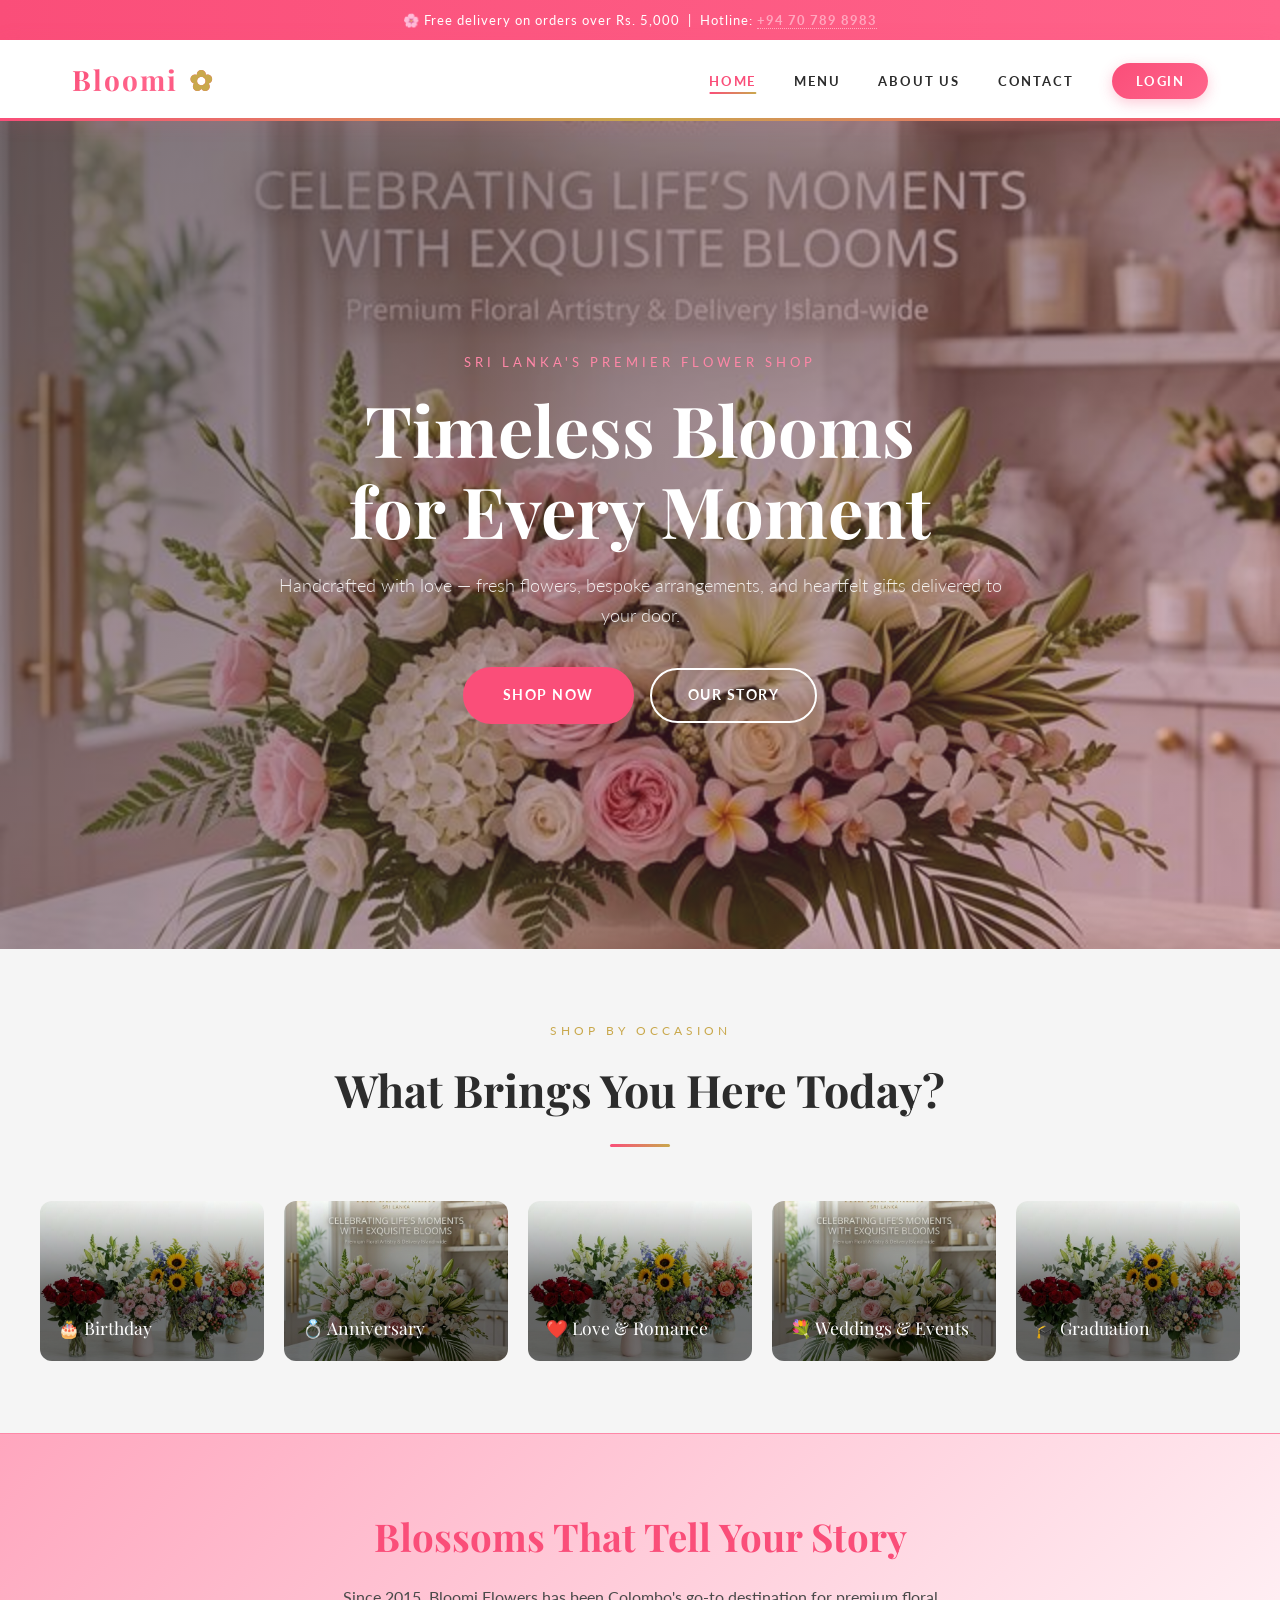
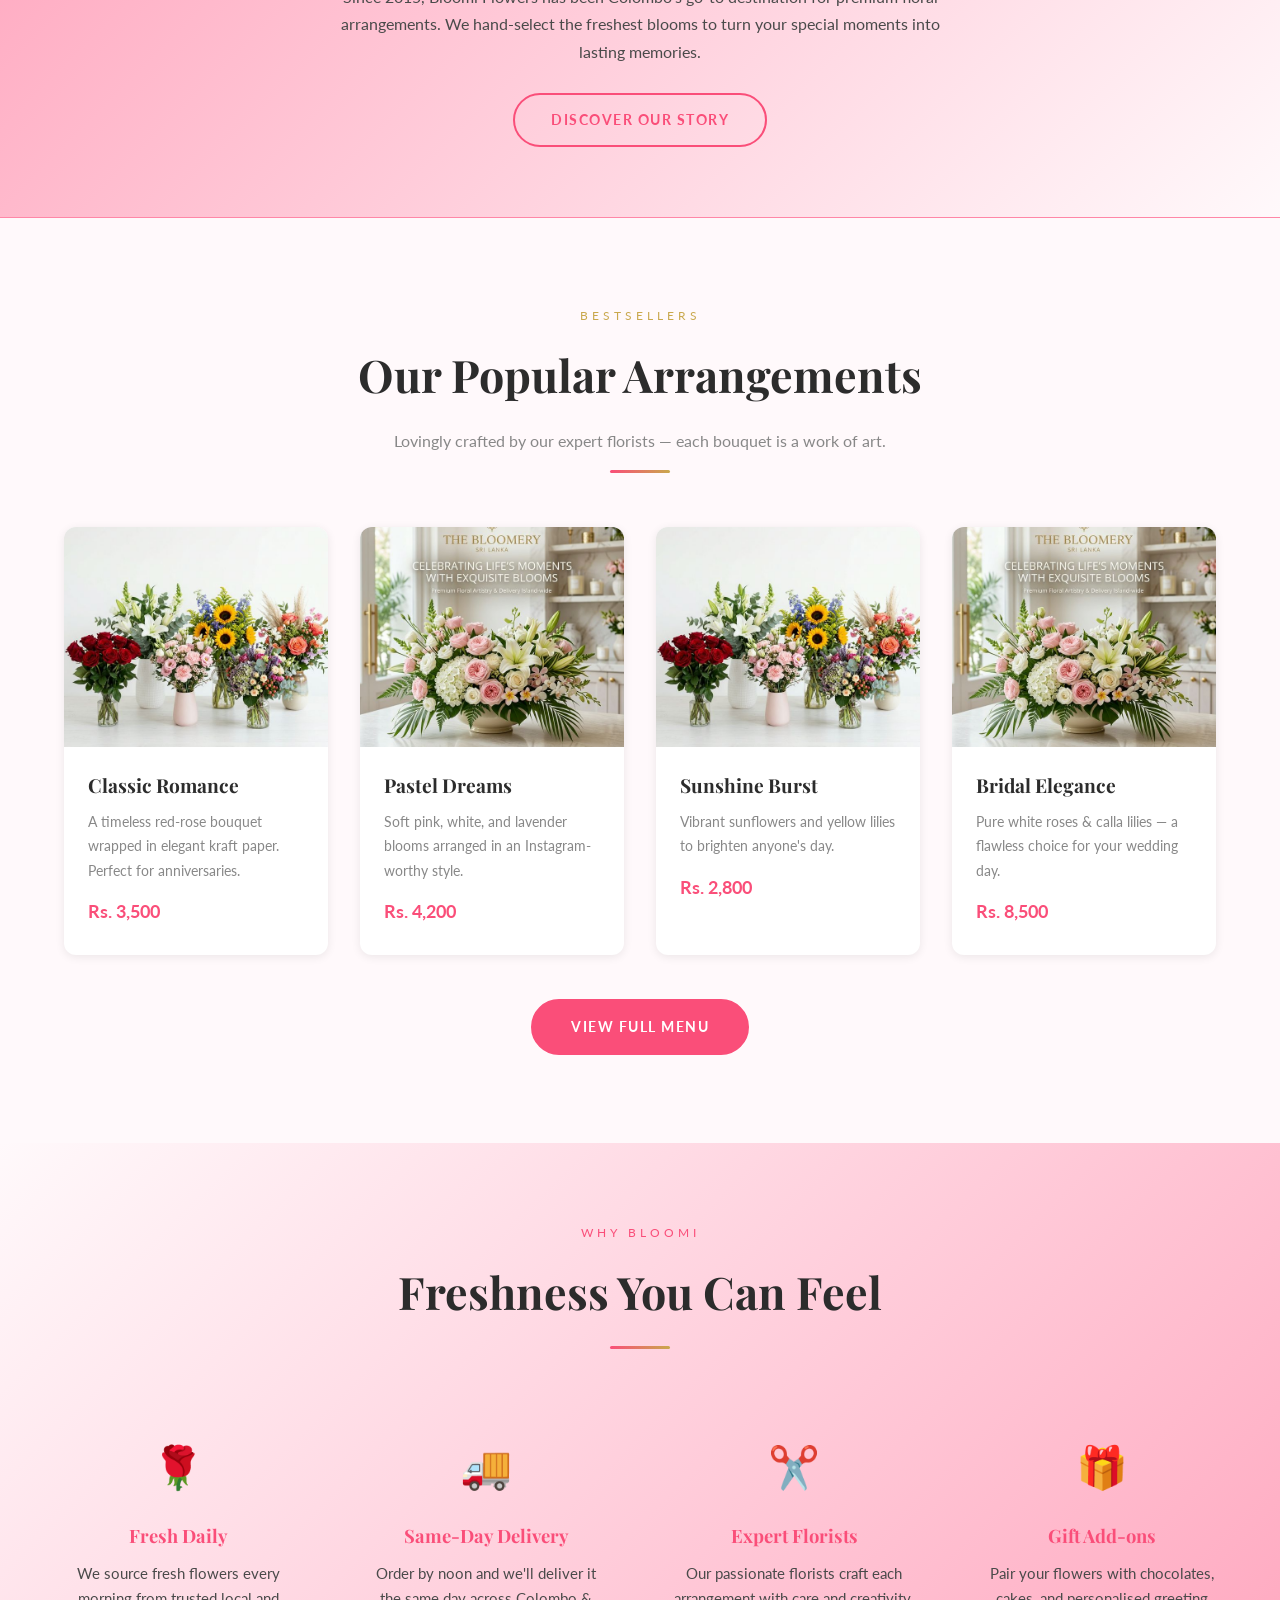
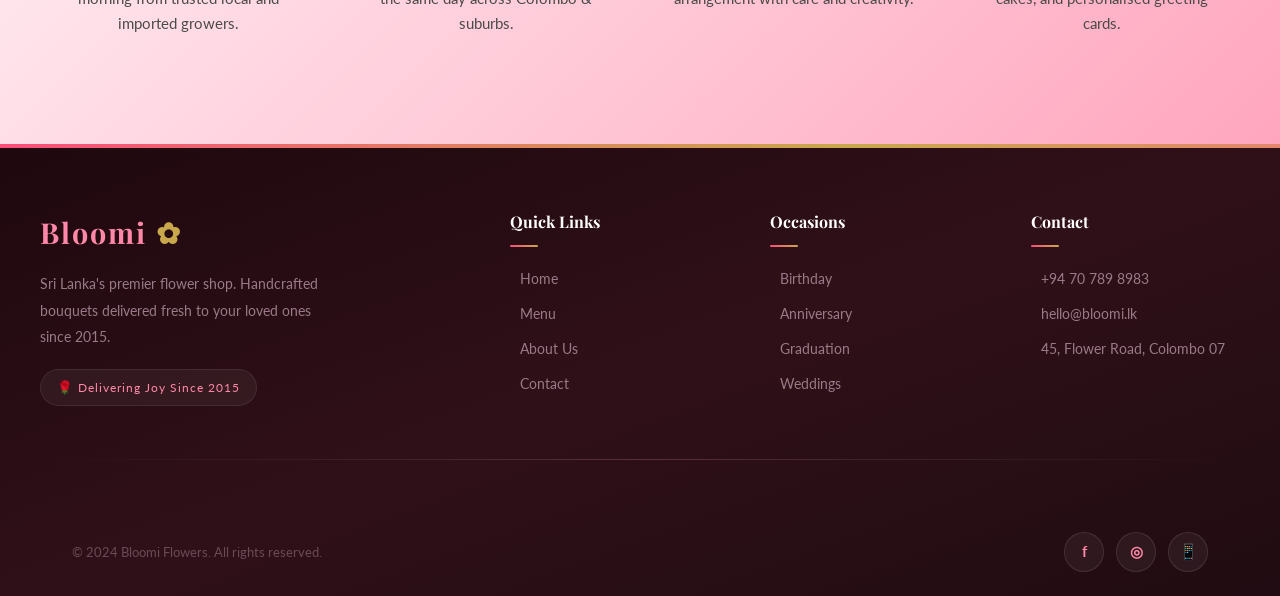
<file: index.html>
<!DOCTYPE html>
<html lang="en">
<head>
  <meta charset="UTF-8" />
  <meta name="viewport" content="width=device-width, initial-scale=1.0" />
  <title>Bloomi Flowers — Premium Flower Shop in Sri Lanka</title>
  <meta name="description" content="Bloomi Flowers — Sri Lanka's premier flower shop. Beautiful bouquets & arrangements for every occasion. Same-day delivery available." />
  <link rel="stylesheet" href="styles.css" />
</head>
<body>

  <!-- Top Bar -->
  <div class="top-bar">
    🌸 Free delivery on orders over Rs. 5,000 &nbsp;|&nbsp; Hotline: <a href="tel:+94707898983">+94 70 789 8983</a>
  </div>

  <!-- Navigation -->
  <header>
    <div class="nav-container">
      <a href="index.html" class="logo">Bloomi <span>✿</span></a>
      <nav>
        <ul>
          <li><a href="index.html" class="active">Home</a></li>
          <li><a href="menu.html">Menu</a></li>
          <li><a href="about.html">About Us</a></li>
          <li><a href="contact.html">Contact</a></li>
          <li><a href="login.html" class="nav-login-btn">Login</a></li>
        </ul>
      </nav>
    </div>
  </header>

  <!-- Hero Section -->
  <section class="hero">
    <img src="images/hero_banner.png" alt="Beautiful floral arrangements" />
    <div class="hero-overlay"></div>
    <div class="hero-content">
      <span class="tagline">Sri Lanka's Premier Flower Shop</span>
      <h1>Timeless Blooms<br />for Every Moment</h1>
      <p>Handcrafted with love — fresh flowers, bespoke arrangements, and heartfelt gifts delivered to your door.</p>
      <a href="menu.html" class="btn-primary">Shop Now</a>
      &nbsp;&nbsp;
      <a href="about.html" class="btn-secondary" style="color:#fff;border-color:#fff;">Our Story</a>
    </div>
  </section>

  <!-- Occasions Section -->
  <section style="background: var(--grey-light); padding: 72px 24px;">
    <div style="max-width:1200px;margin:0 auto;">
      <div class="section-title">
        <span class="subtitle">Shop by Occasion</span>
        <h2>What Brings You Here Today?</h2>
        <div class="divider"></div>
      </div>
      <div class="occasion-grid">
        <div class="occasion-item" onclick="window.location='menu.html'">
          <img src="images/flower_collection.png" alt="Birthday Flowers" />
          <div class="occasion-label">🎂 Birthday</div>
        </div>
        <div class="occasion-item" onclick="window.location='menu.html'">
          <img src="images/hero_banner.png" alt="Anniversary Flowers" />
          <div class="occasion-label">💍 Anniversary</div>
        </div>
        <div class="occasion-item" onclick="window.location='menu.html'">
          <img src="images/flower_collection.png" alt="Love & Romance" />
          <div class="occasion-label">❤️ Love & Romance</div>
        </div>
        <div class="occasion-item" onclick="window.location='menu.html'">
          <img src="images/hero_banner.png" alt="Weddings & Events" />
          <div class="occasion-label">💐 Weddings & Events</div>
        </div>
        <div class="occasion-item" onclick="window.location='menu.html'">
          <img src="images/flower_collection.png" alt="Graduation" />
          <div class="occasion-label">🎓 Graduation</div>
        </div>
      </div>
    </div>
  </section>

  <!-- Introduction / About Snippet -->
  <div class="pink-band">
    <h2>Blossoms That Tell Your Story</h2>
    <p>Since 2015, Bloomi Flowers has been Colombo's go-to destination for premium floral arrangements. We hand-select the freshest blooms to turn your special moments into lasting memories.</p>
    <a href="about.html" class="btn-secondary">Discover Our Story</a>
  </div>

  <!-- Popular Products -->
  <section class="section">
    <div class="section-title">
      <span class="subtitle">Bestsellers</span>
      <h2>Our Popular Arrangements</h2>
      <p>Lovingly crafted by our expert florists — each bouquet is a work of art.</p>
      <div class="divider"></div>
    </div>
    <div class="cards-grid">
      <div class="card">
        <img src="images/flower_collection.png" alt="Classic Romance" />
        <div class="card-body">
          <h3>Classic Romance</h3>
          <p>A timeless red-rose bouquet wrapped in elegant kraft paper. Perfect for anniversaries.</p>
          <span class="price">Rs. 3,500</span>
        </div>
      </div>
      <div class="card">
        <img src="images/hero_banner.png" alt="Pastel Dreams" />
        <div class="card-body">
          <h3>Pastel Dreams</h3>
          <p>Soft pink, white, and lavender blooms arranged in an Instagram-worthy style.</p>
          <span class="price">Rs. 4,200</span>
        </div>
      </div>
      <div class="card">
        <img src="images/flower_collection.png" alt="Sunshine Burst" />
        <div class="card-body">
          <h3>Sunshine Burst</h3>
          <p>Vibrant sunflowers and yellow lilies to brighten anyone's day.</p>
          <span class="price">Rs. 2,800</span>
        </div>
      </div>
      <div class="card">
        <img src="images/hero_banner.png" alt="Bridal Elegance" />
        <div class="card-body">
          <h3>Bridal Elegance</h3>
          <p>Pure white roses & calla lilies — a flawless choice for your wedding day.</p>
          <span class="price">Rs. 8,500</span>
        </div>
      </div>
    </div>
    <div style="text-align:center; margin-top:44px;">
      <a href="menu.html" class="btn-primary">View Full Menu</a>
    </div>
  </section>

  <!-- Why Choose Us -->
  <section style="background: linear-gradient(135deg, #fff9fb 0%, var(--pink-light) 100%); padding: 80px 24px; color: var(--text-dark);">
    <div style="max-width:1200px;margin:0 auto;">
      <div class="section-title">
        <span class="subtitle" style="color:var(--rose);">Why Bloomi</span>
        <h2 style="color:var(--text-dark);">Freshness You Can Feel</h2>
        <div class="divider"></div>
      </div>
      <div style="display:grid;grid-template-columns:repeat(auto-fit,minmax(200px,1fr));gap:32px;margin-top:8px;">
        <div style="text-align:center;padding:28px 16px;">
          <div style="font-size:2.6rem;margin-bottom:18px;">🌹</div>
          <h3 style="color:var(--rose);margin-bottom:10px;font-size:1.15rem;">Fresh Daily</h3>
          <p style="font-size:0.92rem;color:var(--text-body);">We source fresh flowers every morning from trusted local and imported growers.</p>
        </div>
        <div style="text-align:center;padding:28px 16px;">
          <div style="font-size:2.6rem;margin-bottom:18px;">🚚</div>
          <h3 style="color:var(--rose);margin-bottom:10px;font-size:1.15rem;">Same-Day Delivery</h3>
          <p style="font-size:0.92rem;color:var(--text-body);">Order by noon and we'll deliver it the same day across Colombo & suburbs.</p>
        </div>
        <div style="text-align:center;padding:28px 16px;">
          <div style="font-size:2.6rem;margin-bottom:18px;">✂️</div>
          <h3 style="color:var(--rose);margin-bottom:10px;font-size:1.15rem;">Expert Florists</h3>
          <p style="font-size:0.92rem;color:var(--text-body);">Our passionate florists craft each arrangement with care and creativity.</p>
        </div>
        <div style="text-align:center;padding:28px 16px;">
          <div style="font-size:2.6rem;margin-bottom:18px;">🎁</div>
          <h3 style="color:var(--rose);margin-bottom:10px;font-size:1.15rem;">Gift Add-ons</h3>
          <p style="font-size:0.92rem;color:var(--text-body);">Pair your flowers with chocolates, cakes, and personalised greeting cards.</p>
        </div>
      </div>
    </div>
  </section>

  <!-- Footer -->
  <footer>
    <div class="footer-upper">
      <div class="footer-grid">
        <div class="footer-brand">
          <span class="footer-logo">Bloomi <span>✿</span></span>
          <p>Sri Lanka's premier flower shop. Handcrafted bouquets delivered fresh to your loved ones since 2015.</p>
          <span class="footer-badge">🌹 Delivering Joy Since 2015</span>
        </div>
        <div class="footer-col">
          <h4>Quick Links</h4>
          <ul>
            <li><a href="index.html">Home</a></li>
            <li><a href="menu.html">Menu</a></li>
            <li><a href="about.html">About Us</a></li>
            <li><a href="contact.html">Contact</a></li>
          </ul>
        </div>
        <div class="footer-col">
          <h4>Occasions</h4>
          <ul>
            <li><a href="menu.html">Birthday</a></li>
            <li><a href="menu.html">Anniversary</a></li>
            <li><a href="menu.html">Graduation</a></li>
            <li><a href="menu.html">Weddings</a></li>
          </ul>
        </div>
        <div class="footer-col">
          <h4>Contact</h4>
          <ul>
            <li><a href="tel:+94707898983">+94 70 789 8983</a></li>
            <li><a href="mailto:hello@bloomi.lk">hello@bloomi.lk</a></li>
            <li><a href="#">45, Flower Road, Colombo 07</a></li>
          </ul>
        </div>
      </div>
      <div class="footer-divider"></div>
    </div>
    <div class="footer-bottom">
      <p>&copy; 2024 Bloomi Flowers. All rights reserved.</p>
      <div class="footer-socials">
        <a href="#" title="Facebook">f</a>
        <a href="#" title="Instagram">&#9678;</a>
        <a href="#" title="WhatsApp">&#128241;</a>
      </div>
    </div>
  </footer>

<script src="nav-auth.js"></script></body>
</html>
</file>
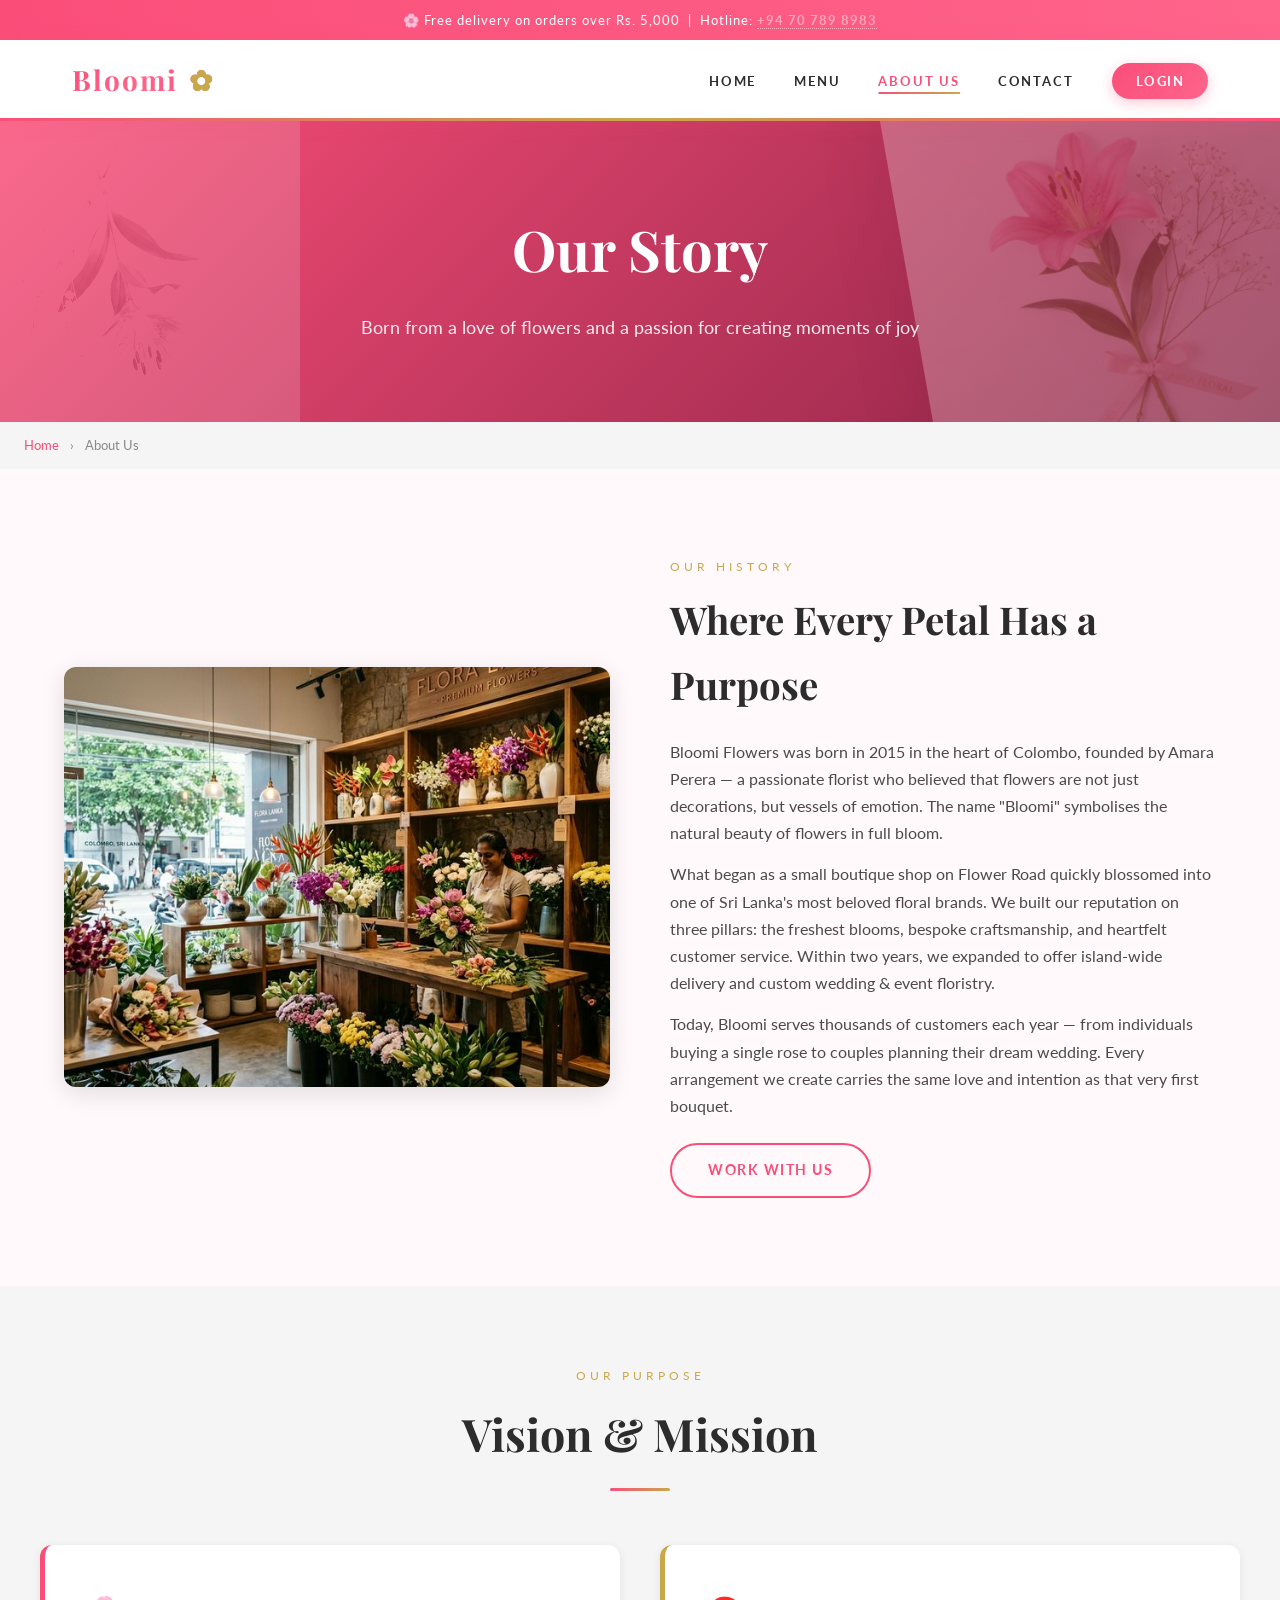
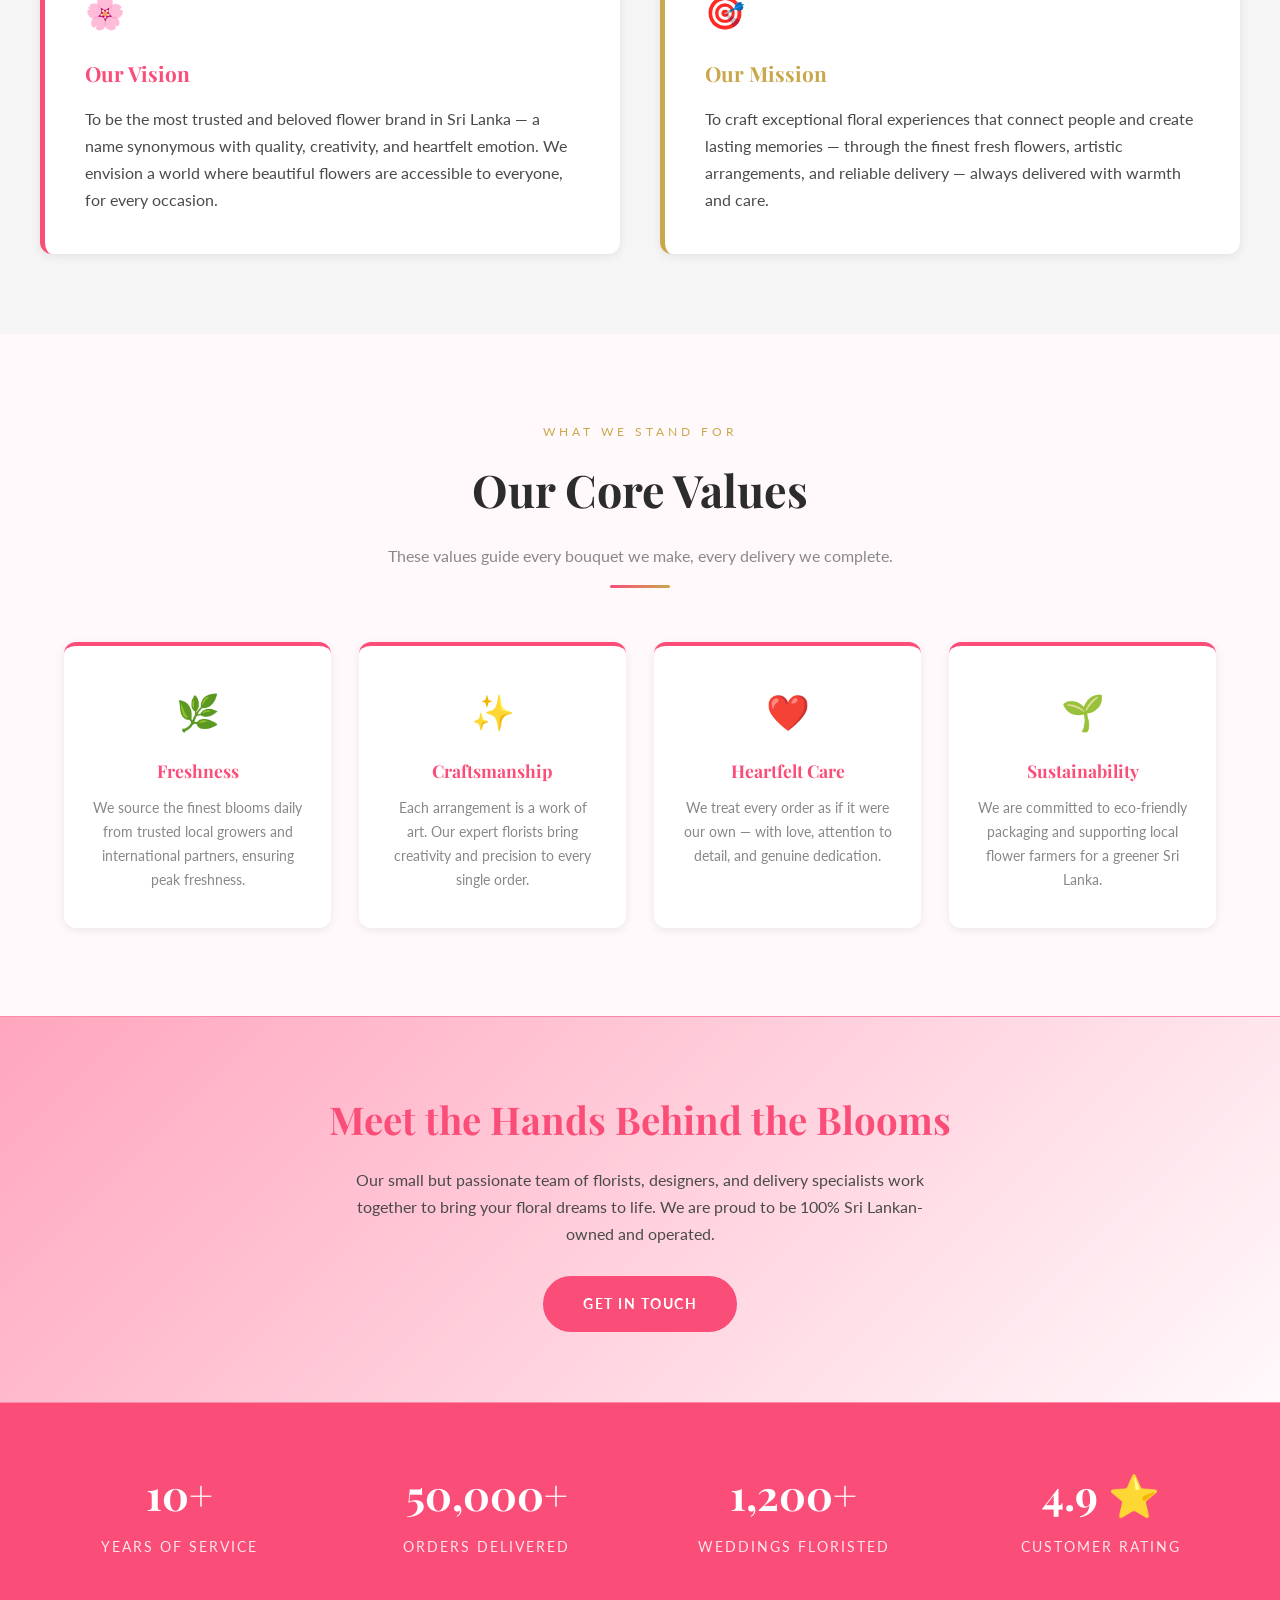
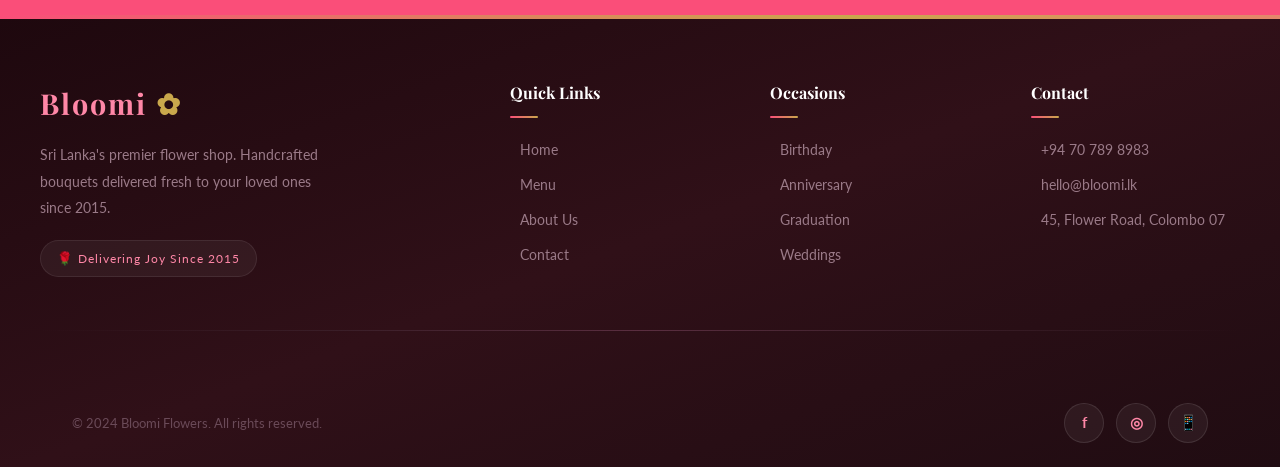
<file: about.html>
<!DOCTYPE html>
<html lang="en">
<head>
  <meta charset="UTF-8" />
  <meta name="viewport" content="width=device-width, initial-scale=1.0" />
  <title>About Us — Bloomi Flowers</title>
  <meta name="description" content="Learn about Bloomi Flowers — our history, vision, and values as Sri Lanka's premier flower shop since 2015." />
  <link rel="stylesheet" href="styles.css" />
</head>
<body>

  <!-- Top Bar -->
  <div class="top-bar">
    🌸 Free delivery on orders over Rs. 5,000 &nbsp;|&nbsp; Hotline: <a href="tel:+94707898983">+94 70 789 8983</a>
  </div>

  <!-- Navigation -->
  <header>
    <div class="nav-container">
      <a href="index.html" class="logo">Bloomi <span>✿</span></a>
      <nav>
        <ul>
          <li><a href="index.html">Home</a></li>
          <li><a href="menu.html">Menu</a></li>
          <li><a href="about.html" class="active">About Us</a></li>
          <li><a href="contact.html">Contact</a></li>
          <li><a href="login.html" class="nav-login-btn">Login</a></li>
        </ul>
      </nav>
    </div>
  </header>

  <!-- Page Hero -->
  <div class="page-hero">
    <div class="page-hero-content">
      <h1>Our Story</h1>
      <p>Born from a love of flowers and a passion for creating moments of joy</p>
    </div>
    <img src="images/about_hero_flower.png" class="hero-floral-img" alt="Floral Decoration" />
    <img src="images/about_hero_flower.png" class="hero-floral-img-left" alt="Floral Decoration" style="filter: grayscale(1) brightness(2); transform: translateY(-50%) rotate(180deg);" />
  </div>

  <!-- Breadcrumb -->
  <div class="breadcrumb">
    <a href="index.html">Home</a> <span>›</span> About Us
  </div>

  <!-- History / Story Section -->
  <section class="section">
    <div class="about-story">
      <img src="images/about_shop.png" alt="Bloomi Flower Shop interior" />
      <div class="about-text">
        <span class="subtitle">Our History</span>
        <h2>Where Every Petal Has a Purpose</h2>
        <p>Bloomi Flowers was born in 2015 in the heart of Colombo, founded by Amara Perera — a passionate florist who believed that flowers are not just decorations, but vessels of emotion. The name "Bloomi" symbolises the natural beauty of flowers in full bloom.</p>
        <p>What began as a small boutique shop on Flower Road quickly blossomed into one of Sri Lanka's most beloved floral brands. We built our reputation on three pillars: the freshest blooms, bespoke craftsmanship, and heartfelt customer service. Within two years, we expanded to offer island-wide delivery and custom wedding & event floristry.</p>
        <p>Today, Bloomi serves thousands of customers each year — from individuals buying a single rose to couples planning their dream wedding. Every arrangement we create carries the same love and intention as that very first bouquet.</p>
        <a href="contact.html" class="btn-secondary" style="margin-top:10px;">Work With Us</a>
      </div>
    </div>
  </section>

  <!-- Vision & Mission -->
  <section style="background:var(--grey-light);padding:80px 24px;">
    <div style="max-width:1200px;margin:0 auto;">
      <div class="section-title">
        <span class="subtitle">Our Purpose</span>
        <h2>Vision & Mission</h2>
        <div class="divider"></div>
      </div>
      <div style="display:grid;grid-template-columns:1fr 1fr;gap:40px;margin-top:8px;">
        <div style="background:var(--white);border-radius:var(--radius);padding:40px;box-shadow:var(--shadow-sm);border-left:5px solid var(--rose);">
          <div style="font-size:2rem;margin-bottom:16px;">🌸</div>
          <h3 style="color:var(--rose);margin-bottom:14px;font-size:1.3rem;">Our Vision</h3>
          <p>To be the most trusted and beloved flower brand in Sri Lanka — a name synonymous with quality, creativity, and heartfelt emotion. We envision a world where beautiful flowers are accessible to everyone, for every occasion.</p>
        </div>
        <div style="background:var(--white);border-radius:var(--radius);padding:40px;box-shadow:var(--shadow-sm);border-left:5px solid var(--gold);">
          <div style="font-size:2rem;margin-bottom:16px;">🎯</div>
          <h3 style="color:var(--gold);margin-bottom:14px;font-size:1.3rem;">Our Mission</h3>
          <p>To craft exceptional floral experiences that connect people and create lasting memories — through the finest fresh flowers, artistic arrangements, and reliable delivery — always delivered with warmth and care.</p>
        </div>
      </div>
    </div>
  </section>

  <!-- Core Values -->
  <section class="section">
    <div class="section-title">
      <span class="subtitle">What We Stand For</span>
      <h2>Our Core Values</h2>
      <p>These values guide every bouquet we make, every delivery we complete.</p>
      <div class="divider"></div>
    </div>
    <div class="values-grid">
      <div class="value-card">
        <div class="icon">🌿</div>
        <h3>Freshness</h3>
        <p>We source the finest blooms daily from trusted local growers and international partners, ensuring peak freshness.</p>
      </div>
      <div class="value-card">
        <div class="icon">✨</div>
        <h3>Craftsmanship</h3>
        <p>Each arrangement is a work of art. Our expert florists bring creativity and precision to every single order.</p>
      </div>
      <div class="value-card">
        <div class="icon">❤️</div>
        <h3>Heartfelt Care</h3>
        <p>We treat every order as if it were our own — with love, attention to detail, and genuine dedication.</p>
      </div>
      <div class="value-card">
        <div class="icon">🌱</div>
        <h3>Sustainability</h3>
        <p>We are committed to eco-friendly packaging and supporting local flower farmers for a greener Sri Lanka.</p>
      </div>
    </div>
  </section>

  <!-- Team Section -->
  <div class="pink-band">
    <h2>Meet the Hands Behind the Blooms</h2>
    <p>Our small but passionate team of florists, designers, and delivery specialists work together to bring your floral dreams to life. We are proud to be 100% Sri Lankan-owned and operated.</p>
    <a href="contact.html" class="btn-primary">Get in Touch</a>
  </div>

  <!-- Stats Strip -->
  <section style="background:var(--rose);padding:56px 24px;color:var(--white);text-align:center;">
    <div style="max-width:1200px;margin:0 auto;display:grid;grid-template-columns:repeat(auto-fit,minmax(160px,1fr));gap:28px;">
      <div>
        <div style="font-size:2.6rem;font-family:'Playfair Display',serif;font-weight:700;">10+</div>
        <div style="font-size:0.85rem;letter-spacing:2px;text-transform:uppercase;margin-top:6px;opacity:0.85;">Years of Service</div>
      </div>
      <div>
        <div style="font-size:2.6rem;font-family:'Playfair Display',serif;font-weight:700;">50,000+</div>
        <div style="font-size:0.85rem;letter-spacing:2px;text-transform:uppercase;margin-top:6px;opacity:0.85;">Orders Delivered</div>
      </div>
      <div>
        <div style="font-size:2.6rem;font-family:'Playfair Display',serif;font-weight:700;">1,200+</div>
        <div style="font-size:0.85rem;letter-spacing:2px;text-transform:uppercase;margin-top:6px;opacity:0.85;">Weddings Floristed</div>
      </div>
      <div>
        <div style="font-size:2.6rem;font-family:'Playfair Display',serif;font-weight:700;">4.9 ⭐</div>
        <div style="font-size:0.85rem;letter-spacing:2px;text-transform:uppercase;margin-top:6px;opacity:0.85;">Customer Rating</div>
      </div>
    </div>
  </section>

  <!-- Footer -->
  <footer>
    <div class="footer-upper">
      <div class="footer-grid">
        <div class="footer-brand">
          <span class="footer-logo">Bloomi <span>✿</span></span>
          <p>Sri Lanka's premier flower shop. Handcrafted bouquets delivered fresh to your loved ones since 2015.</p>
          <span class="footer-badge">🌹 Delivering Joy Since 2015</span>
        </div>
        <div class="footer-col">
          <h4>Quick Links</h4>
          <ul>
            <li><a href="index.html">Home</a></li>
            <li><a href="menu.html">Menu</a></li>
            <li><a href="about.html">About Us</a></li>
            <li><a href="contact.html">Contact</a></li>
          </ul>
        </div>
        <div class="footer-col">
          <h4>Occasions</h4>
          <ul>
            <li><a href="menu.html">Birthday</a></li>
            <li><a href="menu.html">Anniversary</a></li>
            <li><a href="menu.html">Graduation</a></li>
            <li><a href="menu.html">Weddings</a></li>
          </ul>
        </div>
        <div class="footer-col">
          <h4>Contact</h4>
          <ul>
            <li><a href="tel:+94707898983">+94 70 789 8983</a></li>
            <li><a href="mailto:hello@bloomi.lk">hello@bloomi.lk</a></li>
            <li><a href="#">45, Flower Road, Colombo 07</a></li>
          </ul>
        </div>
      </div>
      <div class="footer-divider"></div>
    </div>
    <div class="footer-bottom">
      <p>&copy; 2024 Bloomi Flowers. All rights reserved.</p>
      <div class="footer-socials">
        <a href="#" title="Facebook">f</a>
        <a href="#" title="Instagram">&#9678;</a>
        <a href="#" title="WhatsApp">&#128241;</a>
      </div>
    </div>
  </footer>

<script src="nav-auth.js"></script></body>
</html>
</file>
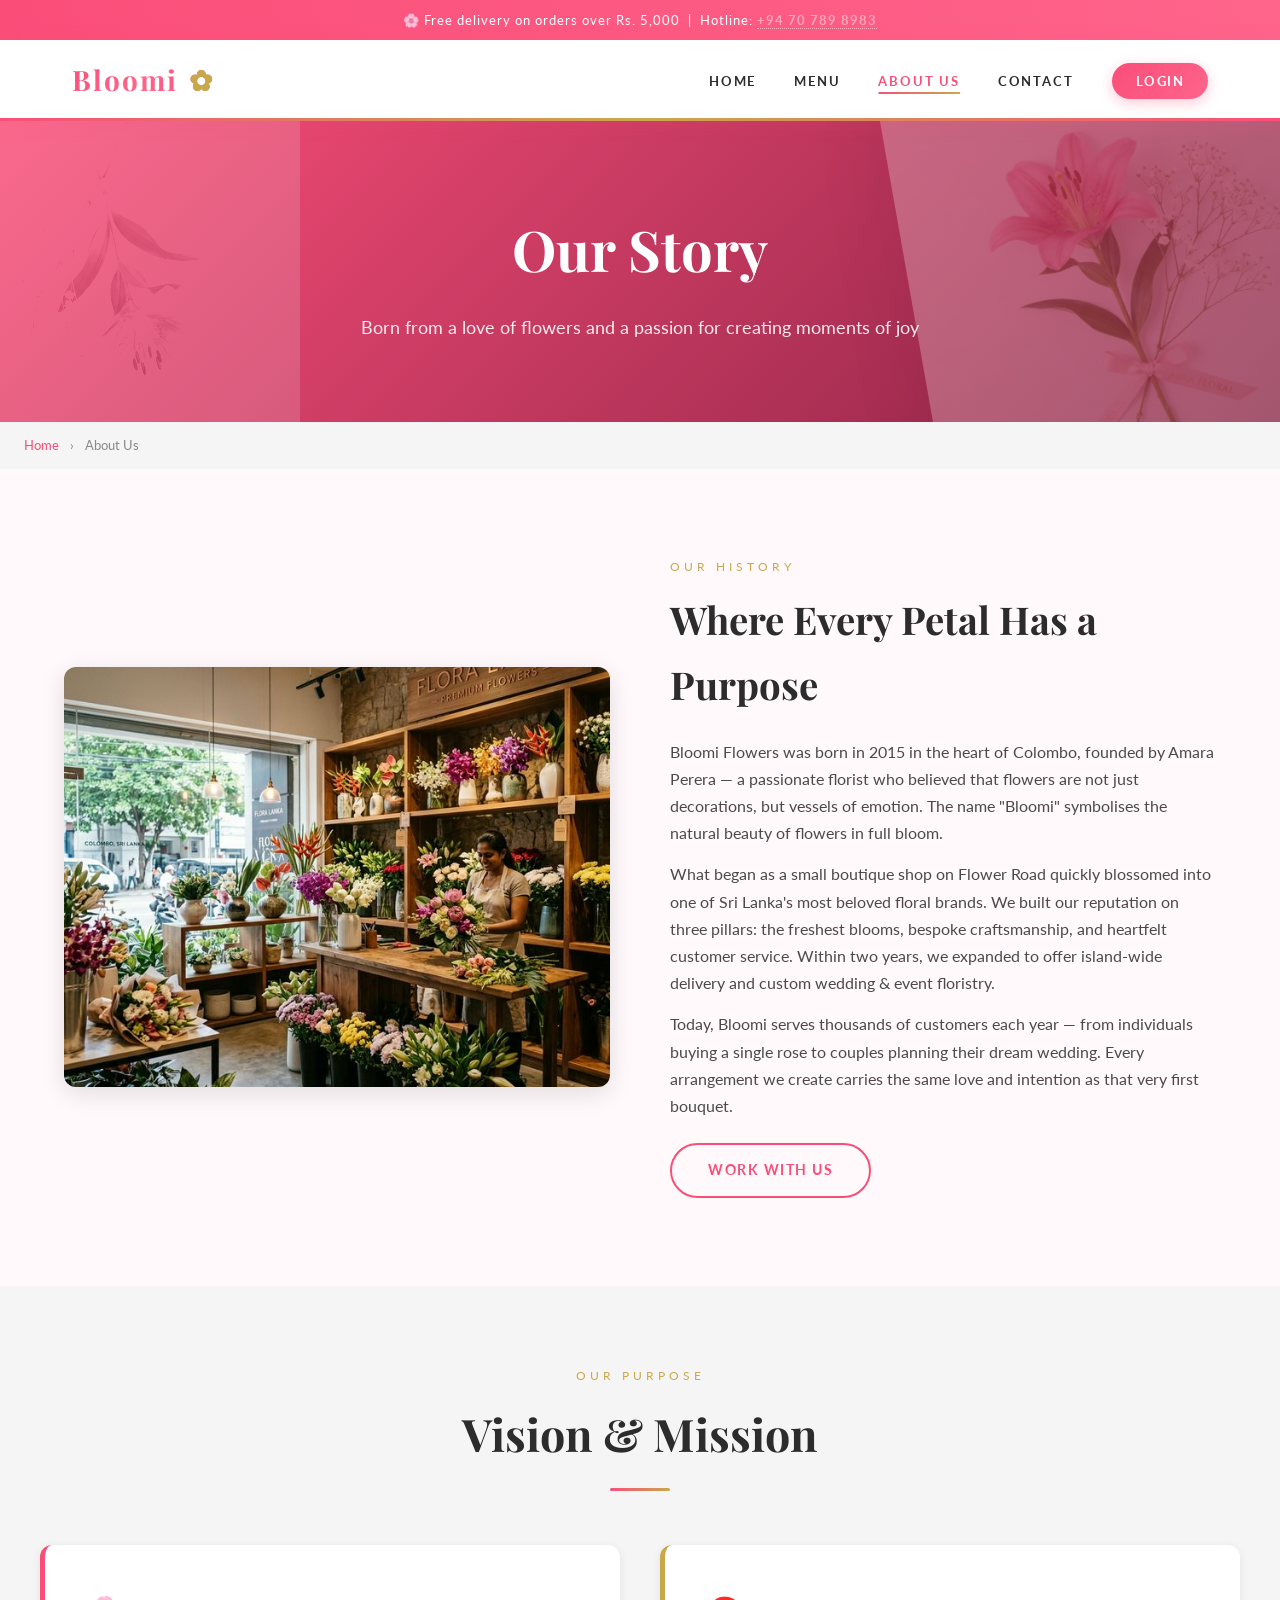
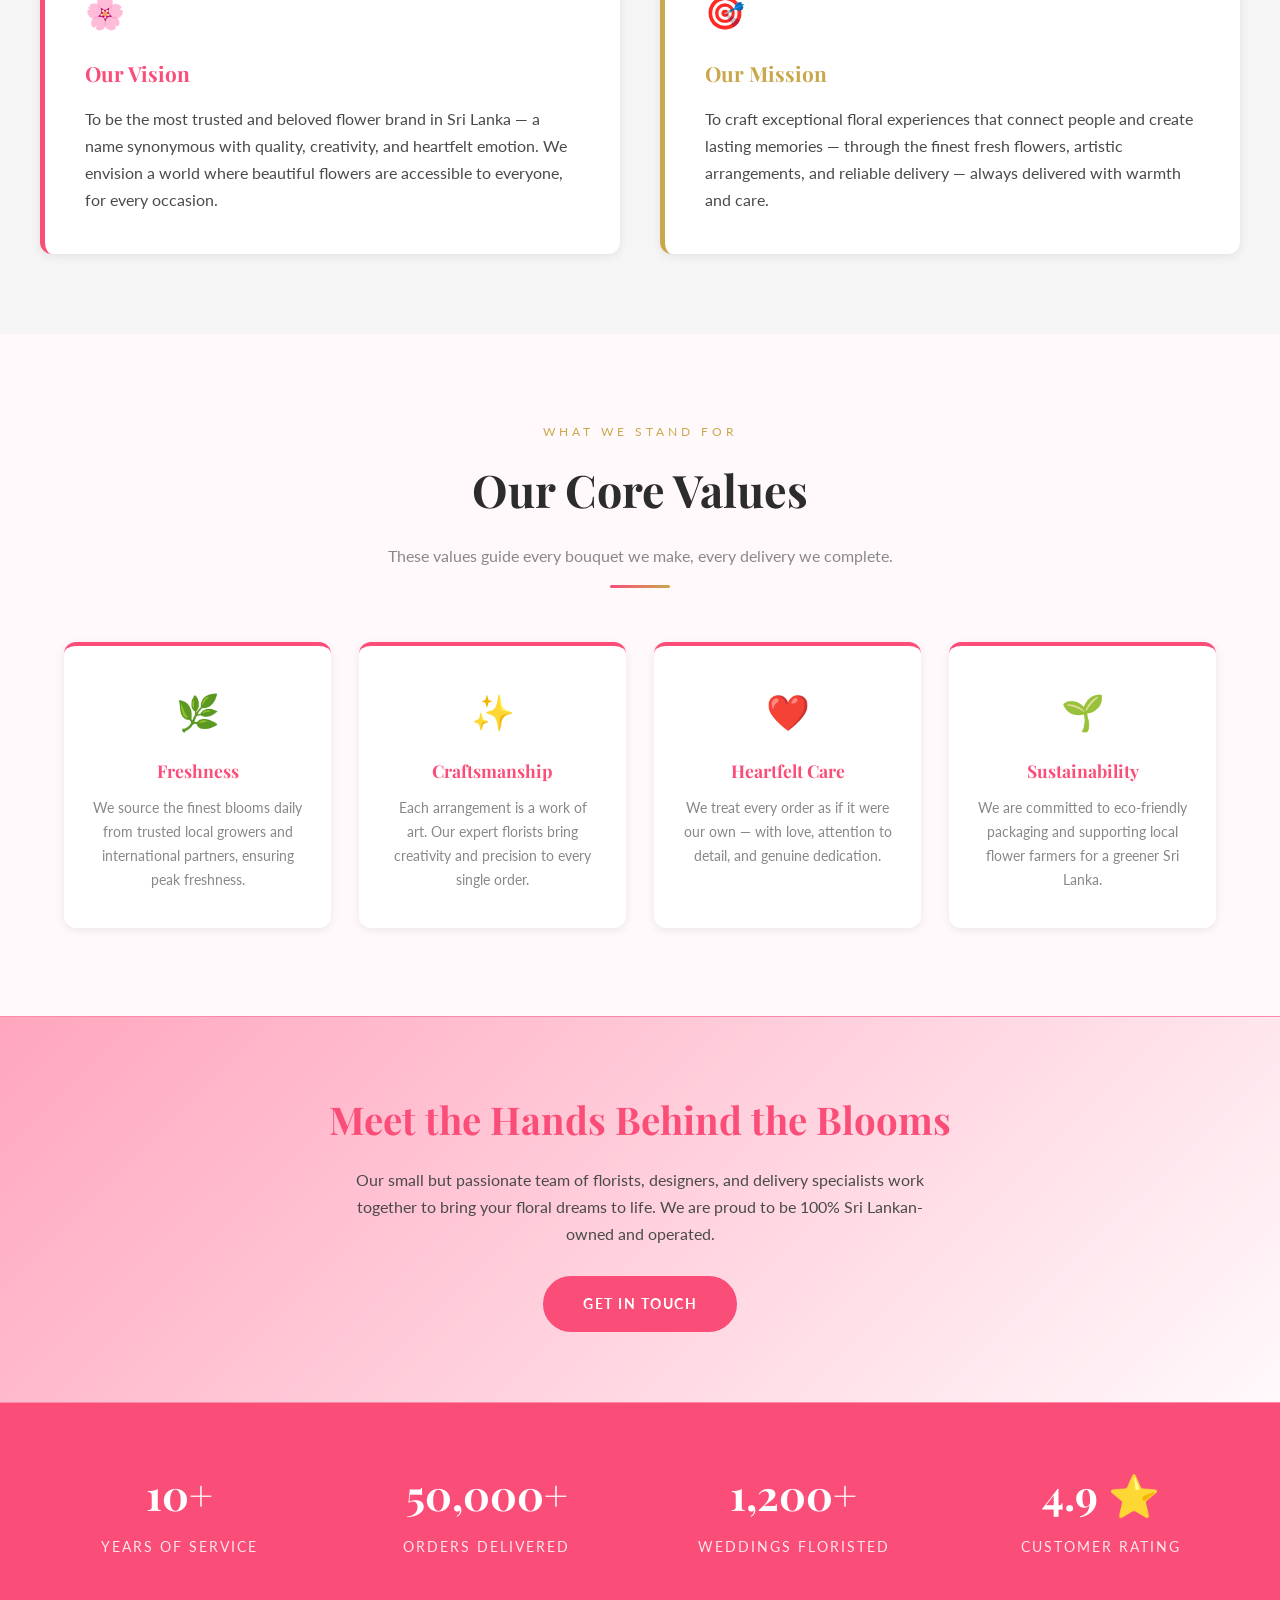
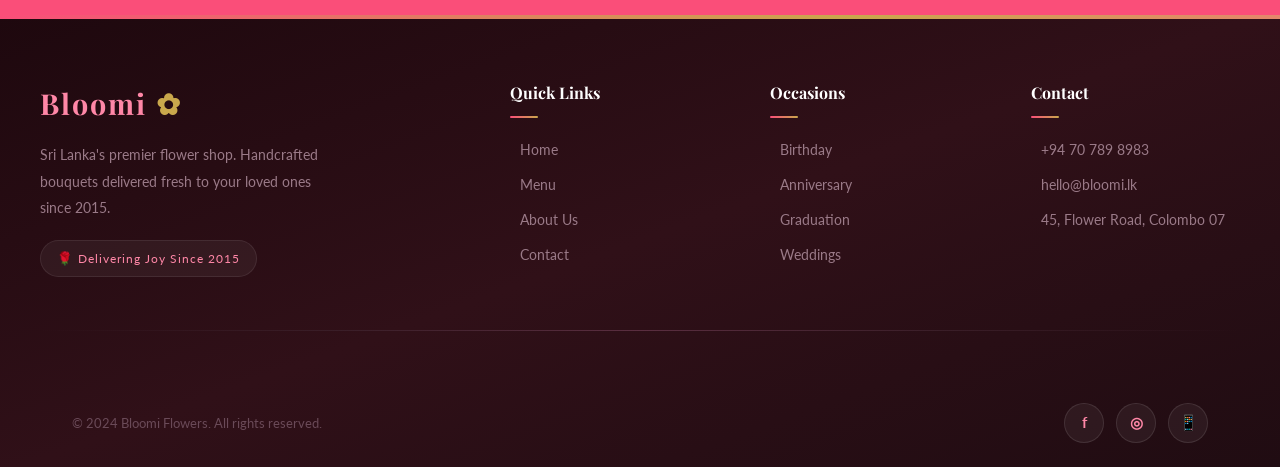
<file: about_v2.html>
<!DOCTYPE html>
<html lang="en">
<head>
  <meta charset="UTF-8" />
  <meta name="viewport" content="width=device-width, initial-scale=1.0" />
  <title>About Us — Bloomi Flowers</title>
  <meta name="description" content="Learn about Bloomi Flowers — our history, vision, and values as Sri Lanka's premier flower shop since 2015." />
  <link rel="stylesheet" href="styles.css" />
</head>
<body>

  <!-- Top Bar -->
  <div class="top-bar">
    🌸 Free delivery on orders over Rs. 5,000 &nbsp;|&nbsp; Hotline: <a href="tel:+94707898983">+94 70 789 8983</a>
  </div>

  <!-- Navigation -->
  <header>
    <div class="nav-container">
      <a href="index.html" class="logo">Bloomi <span>✿</span></a>
      <nav>
        <ul>
          <li><a href="index.html">Home</a></li>
          <li><a href="menu.html">Menu</a></li>
          <li><a href="about.html" class="active">About Us</a></li>
          <li><a href="contact.html">Contact</a></li>
          <li><a href="login.html" class="nav-login-btn">Login</a></li>
        </ul>
      </nav>
    </div>
  </header>

  <!-- Page Hero -->
  <div class="page-hero">
    <div class="page-hero-content">
      <h1>Our Story</h1>
      <p>Born from a love of flowers and a passion for creating moments of joy</p>
    </div>
    <img src="images/about_hero_flower.png" class="hero-floral-img" alt="Floral Decoration" />
    <img src="images/about_hero_flower.png" class="hero-floral-img-left" alt="Floral Decoration" style="filter: grayscale(1) brightness(2); transform: translateY(-50%) rotate(180deg);" />
  </div>

  <!-- Breadcrumb -->
  <div class="breadcrumb">
    <a href="index.html">Home</a> <span>›</span> About Us
  </div>

  <!-- History / Story Section -->
  <section class="section">
    <div class="about-story">
      <img src="images/about_shop.png" alt="Bloomi Flower Shop interior" />
      <div class="about-text">
        <span class="subtitle">Our History</span>
        <h2>Where Every Petal Has a Purpose</h2>
        <p>Bloomi Flowers was born in 2015 in the heart of Colombo, founded by Amara Perera — a passionate florist who believed that flowers are not just decorations, but vessels of emotion. The name "Bloomi" symbolises the natural beauty of flowers in full bloom.</p>
        <p>What began as a small boutique shop on Flower Road quickly blossomed into one of Sri Lanka's most beloved floral brands. We built our reputation on three pillars: the freshest blooms, bespoke craftsmanship, and heartfelt customer service. Within two years, we expanded to offer island-wide delivery and custom wedding & event floristry.</p>
        <p>Today, Bloomi serves thousands of customers each year — from individuals buying a single rose to couples planning their dream wedding. Every arrangement we create carries the same love and intention as that very first bouquet.</p>
        <a href="contact.html" class="btn-secondary" style="margin-top:10px;">Work With Us</a>
      </div>
    </div>
  </section>

  <!-- Vision & Mission -->
  <section style="background:var(--grey-light);padding:80px 24px;">
    <div style="max-width:1200px;margin:0 auto;">
      <div class="section-title">
        <span class="subtitle">Our Purpose</span>
        <h2>Vision & Mission</h2>
        <div class="divider"></div>
      </div>
      <div style="display:grid;grid-template-columns:1fr 1fr;gap:40px;margin-top:8px;">
        <div style="background:var(--white);border-radius:var(--radius);padding:40px;box-shadow:var(--shadow-sm);border-left:5px solid var(--rose);">
          <div style="font-size:2rem;margin-bottom:16px;">🌸</div>
          <h3 style="color:var(--rose);margin-bottom:14px;font-size:1.3rem;">Our Vision</h3>
          <p>To be the most trusted and beloved flower brand in Sri Lanka — a name synonymous with quality, creativity, and heartfelt emotion. We envision a world where beautiful flowers are accessible to everyone, for every occasion.</p>
        </div>
        <div style="background:var(--white);border-radius:var(--radius);padding:40px;box-shadow:var(--shadow-sm);border-left:5px solid var(--gold);">
          <div style="font-size:2rem;margin-bottom:16px;">🎯</div>
          <h3 style="color:var(--gold);margin-bottom:14px;font-size:1.3rem;">Our Mission</h3>
          <p>To craft exceptional floral experiences that connect people and create lasting memories — through the finest fresh flowers, artistic arrangements, and reliable delivery — always delivered with warmth and care.</p>
        </div>
      </div>
    </div>
  </section>

  <!-- Core Values -->
  <section class="section">
    <div class="section-title">
      <span class="subtitle">What We Stand For</span>
      <h2>Our Core Values</h2>
      <p>These values guide every bouquet we make, every delivery we complete.</p>
      <div class="divider"></div>
    </div>
    <div class="values-grid">
      <div class="value-card">
        <div class="icon">🌿</div>
        <h3>Freshness</h3>
        <p>We source the finest blooms daily from trusted local growers and international partners, ensuring peak freshness.</p>
      </div>
      <div class="value-card">
        <div class="icon">✨</div>
        <h3>Craftsmanship</h3>
        <p>Each arrangement is a work of art. Our expert florists bring creativity and precision to every single order.</p>
      </div>
      <div class="value-card">
        <div class="icon">❤️</div>
        <h3>Heartfelt Care</h3>
        <p>We treat every order as if it were our own — with love, attention to detail, and genuine dedication.</p>
      </div>
      <div class="value-card">
        <div class="icon">🌱</div>
        <h3>Sustainability</h3>
        <p>We are committed to eco-friendly packaging and supporting local flower farmers for a greener Sri Lanka.</p>
      </div>
    </div>
  </section>

  <!-- Team Section -->
  <div class="pink-band">
    <h2>Meet the Hands Behind the Blooms</h2>
    <p>Our small but passionate team of florists, designers, and delivery specialists work together to bring your floral dreams to life. We are proud to be 100% Sri Lankan-owned and operated.</p>
    <a href="contact.html" class="btn-primary">Get in Touch</a>
  </div>

  <!-- Stats Strip -->
  <section style="background:var(--rose);padding:56px 24px;color:var(--white);text-align:center;">
    <div style="max-width:1200px;margin:0 auto;display:grid;grid-template-columns:repeat(auto-fit,minmax(160px,1fr));gap:28px;">
      <div>
        <div style="font-size:2.6rem;font-family:'Playfair Display',serif;font-weight:700;">10+</div>
        <div style="font-size:0.85rem;letter-spacing:2px;text-transform:uppercase;margin-top:6px;opacity:0.85;">Years of Service</div>
      </div>
      <div>
        <div style="font-size:2.6rem;font-family:'Playfair Display',serif;font-weight:700;">50,000+</div>
        <div style="font-size:0.85rem;letter-spacing:2px;text-transform:uppercase;margin-top:6px;opacity:0.85;">Orders Delivered</div>
      </div>
      <div>
        <div style="font-size:2.6rem;font-family:'Playfair Display',serif;font-weight:700;">1,200+</div>
        <div style="font-size:0.85rem;letter-spacing:2px;text-transform:uppercase;margin-top:6px;opacity:0.85;">Weddings Floristed</div>
      </div>
      <div>
        <div style="font-size:2.6rem;font-family:'Playfair Display',serif;font-weight:700;">4.9 ⭐</div>
        <div style="font-size:0.85rem;letter-spacing:2px;text-transform:uppercase;margin-top:6px;opacity:0.85;">Customer Rating</div>
      </div>
    </div>
  </section>

  <!-- Footer -->
  <footer>
    <div class="footer-upper">
      <div class="footer-grid">
        <div class="footer-brand">
          <span class="footer-logo">Bloomi <span>✿</span></span>
          <p>Sri Lanka's premier flower shop. Handcrafted bouquets delivered fresh to your loved ones since 2015.</p>
          <span class="footer-badge">🌹 Delivering Joy Since 2015</span>
        </div>
        <div class="footer-col">
          <h4>Quick Links</h4>
          <ul>
            <li><a href="index.html">Home</a></li>
            <li><a href="menu.html">Menu</a></li>
            <li><a href="about.html">About Us</a></li>
            <li><a href="contact.html">Contact</a></li>
          </ul>
        </div>
        <div class="footer-col">
          <h4>Occasions</h4>
          <ul>
            <li><a href="menu.html">Birthday</a></li>
            <li><a href="menu.html">Anniversary</a></li>
            <li><a href="menu.html">Graduation</a></li>
            <li><a href="menu.html">Weddings</a></li>
          </ul>
        </div>
        <div class="footer-col">
          <h4>Contact</h4>
          <ul>
            <li><a href="tel:+94707898983">+94 70 789 8983</a></li>
            <li><a href="mailto:hello@bloomi.lk">hello@bloomi.lk</a></li>
            <li><a href="#">45, Flower Road, Colombo 07</a></li>
          </ul>
        </div>
      </div>
      <div class="footer-divider"></div>
    </div>
    <div class="footer-bottom">
      <p>&copy; 2024 Bloomi Flowers. All rights reserved.</p>
      <div class="footer-socials">
        <a href="#" title="Facebook">f</a>
        <a href="#" title="Instagram">&#9678;</a>
        <a href="#" title="WhatsApp">&#128241;</a>
      </div>
    </div>
  </footer>

</body>
</html>
</file>
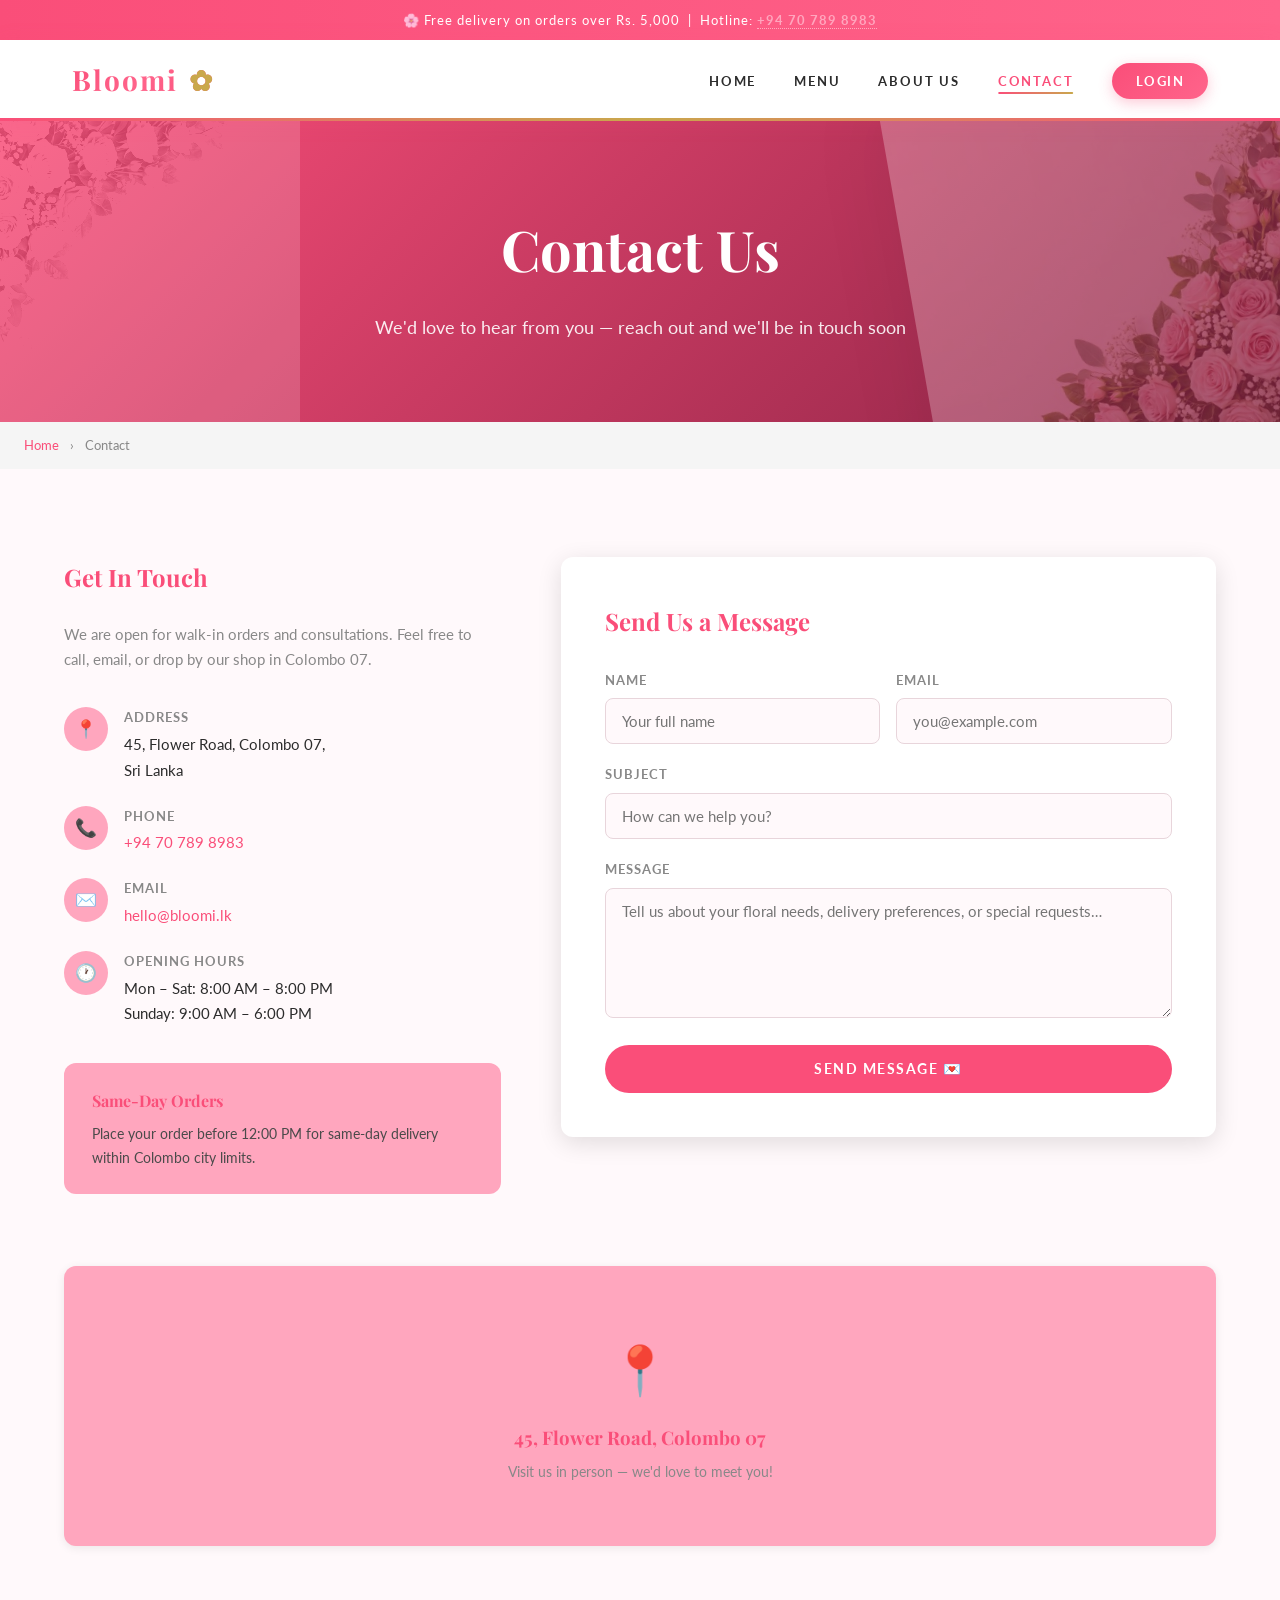
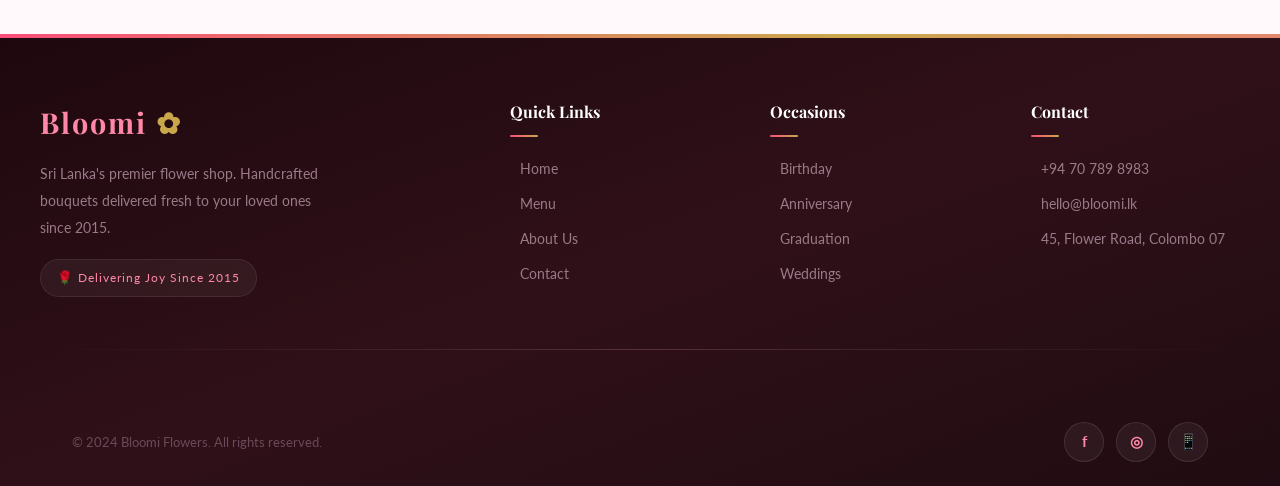
<file: contact.html>
<!DOCTYPE html>
<html lang="en">
<head>
  <meta charset="UTF-8" />
  <meta name="viewport" content="width=device-width, initial-scale=1.0" />
  <title>Contact Us — Bloomi Flowers</title>
  <meta name="description" content="Get in touch with Bloomi Flowers. We're here to help with your floral needs in Sri Lanka." />
  <link rel="stylesheet" href="styles.css" />
</head>
<body>

  <!-- Top Bar -->
  <div class="top-bar">
    🌸 Free delivery on orders over Rs. 5,000 &nbsp;|&nbsp; Hotline: <a href="tel:+94707898983">+94 70 789 8983</a>
  </div>

  <!-- Navigation -->
  <header>
    <div class="nav-container">
      <a href="index.html" class="logo">Bloomi <span>✿</span></a>
      <nav>
        <ul>
          <li><a href="index.html">Home</a></li>
          <li><a href="menu.html">Menu</a></li>
          <li><a href="about.html">About Us</a></li>
          <li><a href="contact.html" class="active">Contact</a></li>
          <li><a href="login.html" class="nav-login-btn">Login</a></li>
        </ul>
      </nav>
    </div>
  </header>

  <!-- Page Hero -->
  <div class="page-hero">
    <div class="page-hero-content">
      <h1>Contact Us</h1>
      <p>We'd love to hear from you — reach out and we'll be in touch soon</p>
    </div>
    <img src="images/contact_hero_flower.png" class="hero-floral-img" alt="Floral Decoration" />
    <img src="images/contact_hero_flower.png" class="hero-floral-img-left" alt="Floral Decoration" style="filter: grayscale(1) brightness(2); transform: translateY(-50%) rotate(180deg);" />
  </div>

  <!-- Breadcrumb -->
  <div class="breadcrumb">
    <a href="index.html">Home</a> <span>›</span> Contact
  </div>

  <!-- Contact Section -->
  <section class="section">
    <div class="contact-grid">

      <!-- Contact Info -->
      <div class="contact-info">
        <h3>Get In Touch</h3>
        <p style="color:var(--grey-mid);margin-bottom:34px;font-size:0.95rem;">We are open for walk-in orders and consultations. Feel free to call, email, or drop by our shop in Colombo 07.</p>

        <div class="contact-detail">
          <div class="contact-icon">📍</div>
          <div>
            <strong>Address</strong>
            <p>45, Flower Road, Colombo 07,<br />Sri Lanka</p>
          </div>
        </div>

        <div class="contact-detail">
          <div class="contact-icon">📞</div>
          <div>
            <strong>Phone</strong>
            <p><a href="tel:+94707898983" style="color:var(--rose);">+94 70 789 8983</a></p>
          </div>
        </div>

        <div class="contact-detail">
          <div class="contact-icon">✉️</div>
          <div>
            <strong>Email</strong>
            <p><a href="mailto:hello@bloomi.lk" style="color:var(--rose);">hello@bloomi.lk</a></p>
          </div>
        </div>

        <div class="contact-detail">
          <div class="contact-icon">🕐</div>
          <div>
            <strong>Opening Hours</strong>
            <p>Mon – Sat: 8:00 AM – 8:00 PM<br />Sunday: 9:00 AM – 6:00 PM</p>
          </div>
        </div>

        <div style="margin-top:36px;background:var(--pink-light);border-radius:var(--radius);padding:24px 28px;">
          <h4 style="color:var(--rose);font-size:1rem;margin-bottom:8px;">Same-Day Orders</h4>
          <p style="font-size:0.88rem;color:var(--text-body);">Place your order before 12:00 PM for same-day delivery within Colombo city limits.</p>
        </div>
      </div>

      <!-- Contact Form -->
      <div class="contact-form">
        <h3>Send Us a Message</h3>
        <form id="contactForm" onsubmit="submitForm(event)">
          <div class="form-row">
            <div class="form-group">
              <label for="contact-name">Name</label>
              <input type="text" id="contact-name" name="name" placeholder="Your full name" required />
            </div>
            <div class="form-group">
              <label for="contact-email">Email</label>
              <input type="email" id="contact-email" name="email" placeholder="you@example.com" required />
            </div>
          </div>
          <div class="form-group">
            <label for="contact-subject">Subject</label>
            <input type="text" id="contact-subject" name="subject" placeholder="How can we help you?" required />
          </div>
          <div class="form-group">
            <label for="contact-message">Message</label>
            <textarea id="contact-message" name="message" placeholder="Tell us about your floral needs, delivery preferences, or special requests…" required></textarea>
          </div>
          <button type="submit" class="btn-submit">Send Message 💌</button>
        </form>

        <!-- Success Message (hidden) -->
        <div id="successMsg" style="display:none;margin-top:20px;background:#d4edda;border-left:4px solid var(--green-soft);border-radius:8px;padding:18px 22px;color:var(--green-dark);">
          <strong>Thank you!</strong> Your message has been received. Our team will get back to you within 24 hours. 🌹
        </div>
      </div>

    </div>

    <!-- Map Placeholder -->
    <div style="margin-top:72px;border-radius:var(--radius);overflow:hidden;box-shadow:var(--shadow-sm);background:var(--pink-light);height:280px;display:flex;align-items:center;justify-content:center;text-align:center;">
      <div>
        <div style="font-size:3rem;margin-bottom:12px;">📍</div>
        <h3 style="color:var(--rose);">45, Flower Road, Colombo 07</h3>
        <p style="color:var(--grey-mid);margin-top:6px;font-size:0.9rem;">Visit us in person — we'd love to meet you!</p>
      </div>
    </div>

  </section>

  <!-- Footer -->
  <footer>
    <div class="footer-upper">
      <div class="footer-grid">
        <div class="footer-brand">
          <span class="footer-logo">Bloomi <span>✿</span></span>
          <p>Sri Lanka's premier flower shop. Handcrafted bouquets delivered fresh to your loved ones since 2015.</p>
          <span class="footer-badge">🌹 Delivering Joy Since 2015</span>
        </div>
        <div class="footer-col">
          <h4>Quick Links</h4>
          <ul>
            <li><a href="index.html">Home</a></li>
            <li><a href="menu.html">Menu</a></li>
            <li><a href="about.html">About Us</a></li>
            <li><a href="contact.html">Contact</a></li>
          </ul>
        </div>
        <div class="footer-col">
          <h4>Occasions</h4>
          <ul>
            <li><a href="menu.html">Birthday</a></li>
            <li><a href="menu.html">Anniversary</a></li>
            <li><a href="menu.html">Graduation</a></li>
            <li><a href="menu.html">Weddings</a></li>
          </ul>
        </div>
        <div class="footer-col">
          <h4>Contact</h4>
          <ul>
            <li><a href="tel:+94707898983">+94 70 789 8983</a></li>
            <li><a href="mailto:hello@bloomi.lk">hello@bloomi.lk</a></li>
            <li><a href="#">45, Flower Road, Colombo 07</a></li>
          </ul>
        </div>
      </div>
      <div class="footer-divider"></div>
    </div>
    <div class="footer-bottom">
      <p>&copy; 2024 Bloomi Flowers. All rights reserved.</p>
      <div class="footer-socials">
        <a href="#" title="Facebook">f</a>
        <a href="#" title="Instagram">&#9678;</a>
        <a href="#" title="WhatsApp">&#128241;</a>
      </div>
    </div>
  </footer>

  <script>
    function submitForm(e) {
      e.preventDefault();
      document.getElementById('contactForm').style.display = 'none';
      document.getElementById('successMsg').style.display = 'block';
    }
  </script>

<script src="nav-auth.js"></script></body>
</html>
</file>
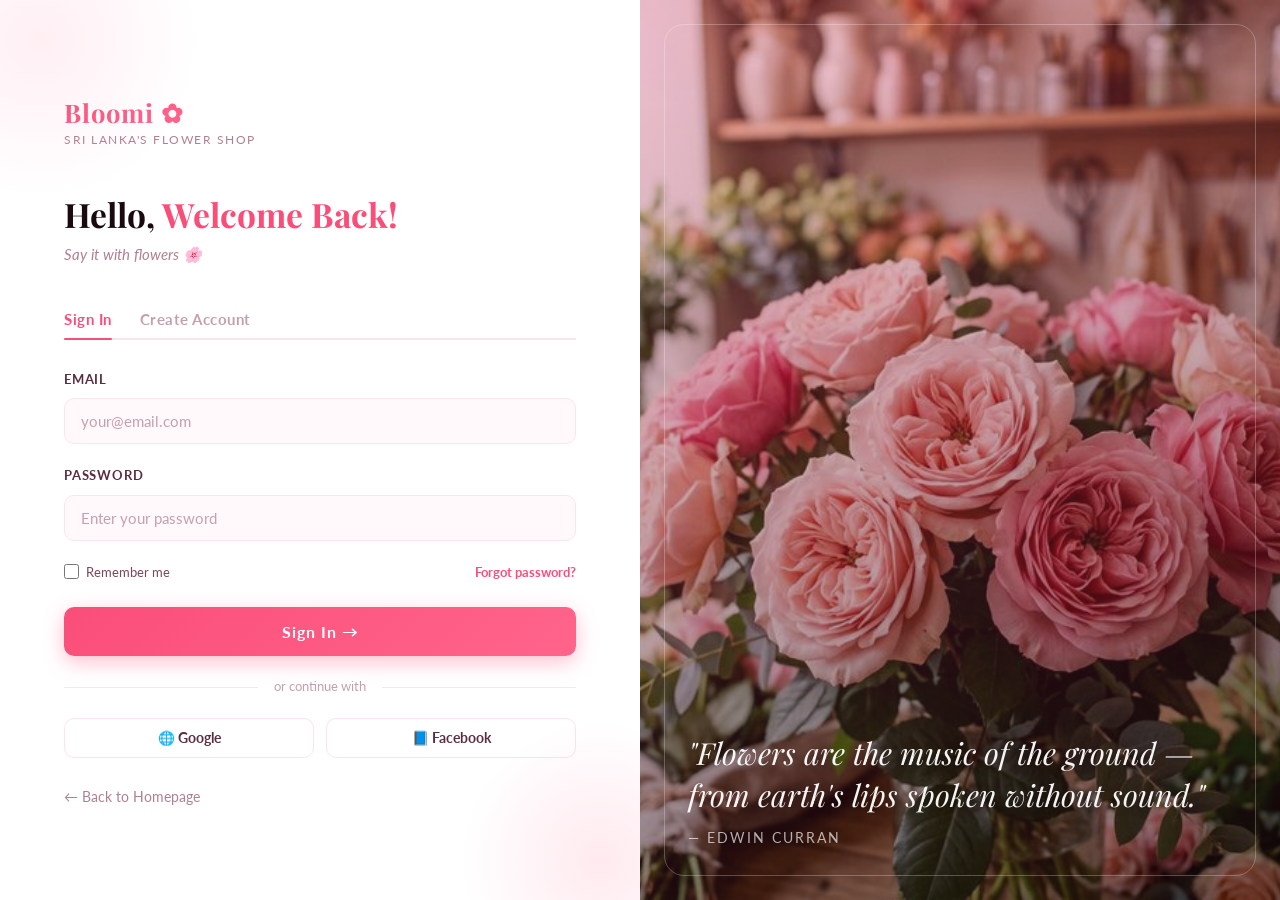
<file: login.html>
<!DOCTYPE html>
<html lang="en">
<head>
  <meta charset="UTF-8" />
  <meta name="viewport" content="width=device-width, initial-scale=1.0" />
  <title>Sign In — Bloomi Flowers</title>
  <meta name="description" content="Sign in or create your Bloomi Flowers account." />
  <link rel="preconnect" href="https://fonts.googleapis.com" />
  <link rel="preconnect" href="https://fonts.gstatic.com" crossorigin />
  <link href="https://fonts.googleapis.com/css2?family=Playfair+Display:wght@400;700&family=Lato:wght@300;400;700&display=swap" rel="stylesheet" />
  <link rel="stylesheet" href="styles.css" />
  <style>
    *, *::before, *::after { box-sizing: border-box; margin: 0; padding: 0; }

    body { font-family: 'Lato', sans-serif; background: #fff9fb; }

    /* ===== SPLIT LAYOUT ===== */
    .auth-page {
      min-height: 100vh;
      display: grid;
      grid-template-columns: 1fr 1fr;
    }

    /* ---- Left: Form Panel ---- */
    .auth-form-panel {
      display: flex;
      flex-direction: column;
      justify-content: center;
      padding: 60px 64px;
      background: #ffffff;
      position: relative;
      overflow: hidden;
    }

    .auth-form-panel::before {
      content: '';
      position: absolute;
      top: -120px; left: -120px;
      width: 320px; height: 320px;
      background: radial-gradient(circle, rgba(255,166,190,0.18) 0%, transparent 70%);
      pointer-events: none;
    }
    .auth-form-panel::after {
      content: '';
      position: absolute;
      bottom: -100px; right: -100px;
      width: 280px; height: 280px;
      background: radial-gradient(circle, rgba(250,78,121,0.12) 0%, transparent 70%);
      pointer-events: none;
    }

    /* Brand mark */
    .auth-brand {
      display: flex;
      align-items: center;
      gap: 10px;
      margin-bottom: 44px;
      text-decoration: none;
    }
    .auth-brand-logo {
      font-family: 'Playfair Display', serif;
      font-size: 1.6rem;
      font-weight: 700;
      background: linear-gradient(135deg, #FA4E79, #FF648B);
      -webkit-background-clip: text;
      -webkit-text-fill-color: transparent;
      background-clip: text;
      letter-spacing: 1px;
    }
    .auth-brand-icon {
      font-size: 1.3rem;
    }
    .auth-brand-tagline {
      font-size: 0.72rem;
      color: #b08090;
      letter-spacing: 1.5px;
      text-transform: uppercase;
      margin-top: -4px;
      display: block;
    }

    /* Greeting */
    .auth-greeting h1 {
      font-family: 'Playfair Display', serif;
      font-size: 2.1rem;
      color: #1a0a10;
      font-weight: 700;
      line-height: 1.2;
    }
    .auth-greeting h1 span { color: #FA4E79; }
    .auth-greeting p {
      color: #b08090;
      font-size: 0.95rem;
      margin-top: 8px;
      font-style: italic;
    }

    /* Tabs */
    .auth-tabs {
      display: flex;
      gap: 0;
      margin: 32px 0 28px;
      border-bottom: 2px solid #fce4ec;
    }
    .auth-tab {
      background: none;
      border: none;
      padding: 10px 0;
      margin-right: 28px;
      font-family: 'Lato', sans-serif;
      font-size: 0.95rem;
      font-weight: 700;
      color: #c4a0ae;
      cursor: pointer;
      letter-spacing: 0.5px;
      position: relative;
      transition: color 0.2s;
    }
    .auth-tab::after {
      content: '';
      position: absolute;
      bottom: -2px; left: 0; right: 0;
      height: 2px;
      background: #FA4E79;
      border-radius: 2px;
      transform: scaleX(0);
      transition: transform 0.2s;
    }
    .auth-tab.active { color: #FA4E79; }
    .auth-tab.active::after { transform: scaleX(1); }

    /* Forms */
    .auth-form { display: none; }
    .auth-form.active { display: block; }

    .form-group-auth {
      margin-bottom: 20px;
    }
    .form-group-auth label {
      display: block;
      font-size: 0.82rem;
      font-weight: 700;
      color: #5a2e40;
      letter-spacing: 0.8px;
      text-transform: uppercase;
      margin-bottom: 8px;
    }
    .form-group-auth input {
      width: 100%;
      padding: 13px 16px;
      border: 1.5px solid #fce4ec;
      border-radius: 10px;
      font-size: 0.95rem;
      font-family: 'Lato', sans-serif;
      color: #1a0a10;
      background: #fff9fb;
      outline: none;
      transition: border-color 0.2s, box-shadow 0.2s;
    }
    .form-group-auth input:focus {
      border-color: #FA4E79;
      box-shadow: 0 0 0 3px rgba(250,78,121,0.12);
    }
    .form-group-auth input::placeholder { color: #c4a0ae; }

    .form-row-auth {
      display: flex;
      justify-content: space-between;
      align-items: center;
      margin-bottom: 24px;
      font-size: 0.83rem;
    }
    .remember-me {
      display: flex;
      align-items: center;
      gap: 7px;
      color: #7a4a58;
      cursor: pointer;
    }
    .remember-me input[type="checkbox"] {
      accent-color: #FA4E79;
      width: 15px; height: 15px;
    }
    .forgot-link {
      color: #FA4E79;
      text-decoration: none;
      font-weight: 700;
      font-size: 0.83rem;
      transition: opacity 0.2s;
    }
    .forgot-link:hover { opacity: 0.75; }

    .btn-auth {
      width: 100%;
      padding: 15px;
      background: linear-gradient(135deg, #FA4E79, #FF648B);
      color: #fff;
      border: none;
      border-radius: 10px;
      font-size: 1rem;
      font-weight: 700;
      font-family: 'Lato', sans-serif;
      cursor: pointer;
      letter-spacing: 1px;
      transition: all 0.25s;
      box-shadow: 0 6px 20px rgba(250,78,121,0.35);
    }
    .btn-auth:hover {
      transform: translateY(-2px);
      box-shadow: 0 10px 28px rgba(250,78,121,0.45);
    }
    .btn-auth:active { transform: translateY(0); }

    /* Divider */
    .auth-divider {
      display: flex;
      align-items: center;
      gap: 16px;
      color: #c4a0ae;
      font-size: 0.8rem;
      margin: 20px 0;
    }
    .auth-divider::before,
    .auth-divider::after {
      content: '';
      flex: 1;
      height: 1px;
      background: #fce4ec;
    }

    /* Social Login */
    .social-btns {
      display: grid;
      grid-template-columns: 1fr 1fr;
      gap: 12px;
    }
    .btn-social {
      display: flex;
      align-items: center;
      justify-content: center;
      gap: 8px;
      padding: 11px;
      border: 1.5px solid #fce4ec;
      border-radius: 10px;
      background: #fff;
      font-family: 'Lato', sans-serif;
      font-size: 0.85rem;
      font-weight: 700;
      color: #5a2e40;
      cursor: pointer;
      transition: all 0.2s;
    }
    .btn-social:hover {
      border-color: #FA4E79;
      background: #fff9fb;
    }

    /* Success message */
    .auth-success {
      display: none;
      background: linear-gradient(135deg, #fff0f3, #fce4ec);
      border: 1.5px solid rgba(250,78,121,0.25);
      border-radius: 12px;
      padding: 20px 24px;
      text-align: center;
      margin-top: 8px;
    }
    .auth-success .success-icon { font-size: 2.5rem; }
    .auth-success h3 {
      font-family: 'Playfair Display', serif;
      color: #FA4E79;
      margin: 10px 0 6px;
    }
    .auth-success p { color: #7a4a58; font-size: 0.9rem; }

    /* Back link */
    .auth-back-link {
      display: inline-flex;
      align-items: center;
      gap: 6px;
      margin-top: 28px;
      color: #b08090;
      font-size: 0.85rem;
      text-decoration: none;
      transition: color 0.2s;
    }
    .auth-back-link:hover { color: #FA4E79; }

    /* ---- Right: Image Panel ---- */
    .auth-image-panel {
      position: relative;
      overflow: hidden;
    }
    .auth-image-panel img {
      width: 100%;
      height: 100%;
      object-fit: cover;
    }
    .auth-image-overlay {
      position: absolute;
      inset: 0;
      background: linear-gradient(
        160deg,
        rgba(250,78,121,0.30) 0%,
        rgba(30,8,14,0.50) 100%
      );
      display: flex;
      flex-direction: column;
      justify-content: flex-end;
      padding: 52px 48px;
    }
    .auth-image-quote {
      color: rgba(255,255,255,0.95);
      font-family: 'Playfair Display', serif;
      font-size: 1.9rem;
      line-height: 1.4;
      font-style: italic;
      text-shadow: 0 2px 12px rgba(0,0,0,0.3);
    }
    .auth-image-quote span {
      display: block;
      font-family: 'Lato', sans-serif;
      font-size: 0.85rem;
      font-style: normal;
      letter-spacing: 2px;
      text-transform: uppercase;
      opacity: 0.7;
      margin-top: 12px;
    }

    /* Decorative border frame on image */
    .auth-image-frame {
      position: absolute;
      top: 24px; right: 24px; bottom: 24px; left: 24px;
      border: 1.5px solid rgba(255,255,255,0.25);
      border-radius: 20px;
      pointer-events: none;
    }

    /* Responsive */
    @media (max-width: 860px) {
      .auth-page { grid-template-columns: 1fr; }
      .auth-image-panel { display: none; }
      .auth-form-panel { padding: 48px 32px; }
    }
    @media (max-width: 420px) {
      .auth-form-panel { padding: 40px 20px; }
      .auth-greeting h1 { font-size: 1.7rem; }
    }
  </style>
</head>
<body>

<div class="auth-page">

  <!-- ========== LEFT: FORM PANEL ========== -->
  <div class="auth-form-panel">

    <!-- Brand -->
    <a href="index.html" class="auth-brand">
      <div>
        <span class="auth-brand-logo">Bloomi ✿</span>
        <span class="auth-brand-tagline">Sri Lanka's Flower Shop</span>
      </div>
    </a>

    <!-- Greeting (dynamic) -->
    <div class="auth-greeting" id="authGreeting">
      <h1>Hello, <span>Welcome Back!</span></h1>
      <p>Say it with flowers 🌸</p>
    </div>

    <!-- Tabs -->
    <div class="auth-tabs">
      <button class="auth-tab active" id="tabSignIn" onclick="switchTab('signin')">Sign In</button>
      <button class="auth-tab" id="tabSignUp" onclick="switchTab('signup')">Create Account</button>
    </div>

    <!-- ===== SIGN IN FORM ===== -->
    <form class="auth-form active" id="formSignIn" onsubmit="handleSignIn(event)">
      <div class="form-group-auth">
        <label for="si-email">Email</label>
        <input type="email" id="si-email" placeholder="your@email.com" required />
      </div>
      <div class="form-group-auth">
        <label for="si-password">Password</label>
        <input type="password" id="si-password" placeholder="Enter your password" required />
      </div>

      <div class="form-row-auth">
        <label class="remember-me">
          <input type="checkbox" /> Remember me
        </label>
        <a href="#" class="forgot-link">Forgot password?</a>
      </div>

      <button type="submit" class="btn-auth">Sign In →</button>

      <div class="auth-divider">or continue with</div>

      <div class="social-btns">
        <button type="button" class="btn-social">🌐 Google</button>
        <button type="button" class="btn-social">📘 Facebook</button>
      </div>
    </form>

    <!-- ===== SIGN UP FORM ===== -->
    <form class="auth-form" id="formSignUp" onsubmit="handleSignUp(event)">
      <div style="display:grid;grid-template-columns:1fr 1fr;gap:16px;">
        <div class="form-group-auth">
          <label for="su-first">First Name</label>
          <input type="text" id="su-first" placeholder="Amara" required />
        </div>
        <div class="form-group-auth">
          <label for="su-last">Last Name</label>
          <input type="text" id="su-last" placeholder="Perera" required />
        </div>
      </div>
      <div class="form-group-auth">
        <label for="su-email">Email</label>
        <input type="email" id="su-email" placeholder="your@email.com" required />
      </div>
      <div class="form-group-auth">
        <label for="su-phone">Phone (optional)</label>
        <input type="tel" id="su-phone" placeholder="+94 70 000 0000" />
      </div>
      <div class="form-group-auth">
        <label for="su-password">Password</label>
        <input type="password" id="su-password" placeholder="Create a password" required />
      </div>

      <button type="submit" class="btn-auth" style="margin-top:4px;">Create Account 🌸</button>
    </form>

    <!-- Success Message -->
    <div class="auth-success" id="authSuccess">
      <div class="success-icon">🌹</div>
      <h3 id="successTitle">Welcome to Bloomi!</h3>
      <p id="successMsg">You're signed in. Redirecting to the shop...</p>
    </div>

    <a href="index.html" class="auth-back-link">← Back to Homepage</a>
  </div>

  <!-- ========== RIGHT: IMAGE PANEL ========== -->
  <div class="auth-image-panel">
    <img src="images/login_flower_bg.png" alt="Beautiful pink roses" />
    <div class="auth-image-overlay">
      <p class="auth-image-quote">
        "Flowers are the music of the ground — from earth's lips spoken without sound."
        <span>— Edwin Curran</span>
      </p>
    </div>
    <div class="auth-image-frame"></div>
  </div>

</div>

<script>
  function switchTab(tab) {
    const isSignIn = tab === 'signin';

    document.getElementById('tabSignIn').classList.toggle('active', isSignIn);
    document.getElementById('tabSignUp').classList.toggle('active', !isSignIn);
    document.getElementById('formSignIn').classList.toggle('active', isSignIn);
    document.getElementById('formSignUp').classList.toggle('active', !isSignIn);
    document.getElementById('authSuccess').style.display = 'none';

    const greeting = document.getElementById('authGreeting');
    if (isSignIn) {
      greeting.innerHTML = '<h1>Hello, <span>Welcome Back!</span></h1><p>Say it with flowers 🌸</p>';
    } else {
      greeting.innerHTML = '<h1>Join <span>Bloomi</span> Today!</h1><p>Create your account and start blooming 🌹</p>';
    }
  }

  function getRedirectTarget() {
    const params = new URLSearchParams(window.location.search);
    const redirect = params.get('redirect');
    if (redirect === 'profile') return 'profile.html';
    return 'index.html';
  }


  function handleSignIn(e) {
    e.preventDefault();
    const email = document.getElementById('si-email').value;
    const name = email.split('@')[0];
    localStorage.setItem('bloomiUser', JSON.stringify({
      name: name.charAt(0).toUpperCase() + name.slice(1),
      email: email
    }));
    document.getElementById('formSignIn').style.display = 'none';
    const s = document.getElementById('authSuccess');
    document.getElementById('successTitle').textContent = 'Welcome back! 🌸';
    document.getElementById('successMsg').textContent = 'You are signed in. Redirecting...';
    s.style.display = 'block';
    setTimeout(() => { window.location.replace(getRedirectTarget()); }, 1800);
  }

  function handleSignUp(e) {
    e.preventDefault();
    const first = document.getElementById('su-first').value;
    const last = document.getElementById('su-last').value;
    const email = document.getElementById('su-email').value;
    const phone = document.getElementById('su-phone').value;
    localStorage.setItem('bloomiUser', JSON.stringify({
      name: first + ' ' + last,
      email: email,
      phone: phone
    }));
    document.getElementById('formSignUp').style.display = 'none';
    const s = document.getElementById('authSuccess');
    document.getElementById('successTitle').textContent = `Welcome, ${first}! 🌹`;
    document.getElementById('successMsg').textContent = 'Your account has been created! Redirecting...';
    s.style.display = 'block';
    setTimeout(() => { window.location.replace(getRedirectTarget()); }, 1800);
  }
</script>

</body>
</html>
</file>
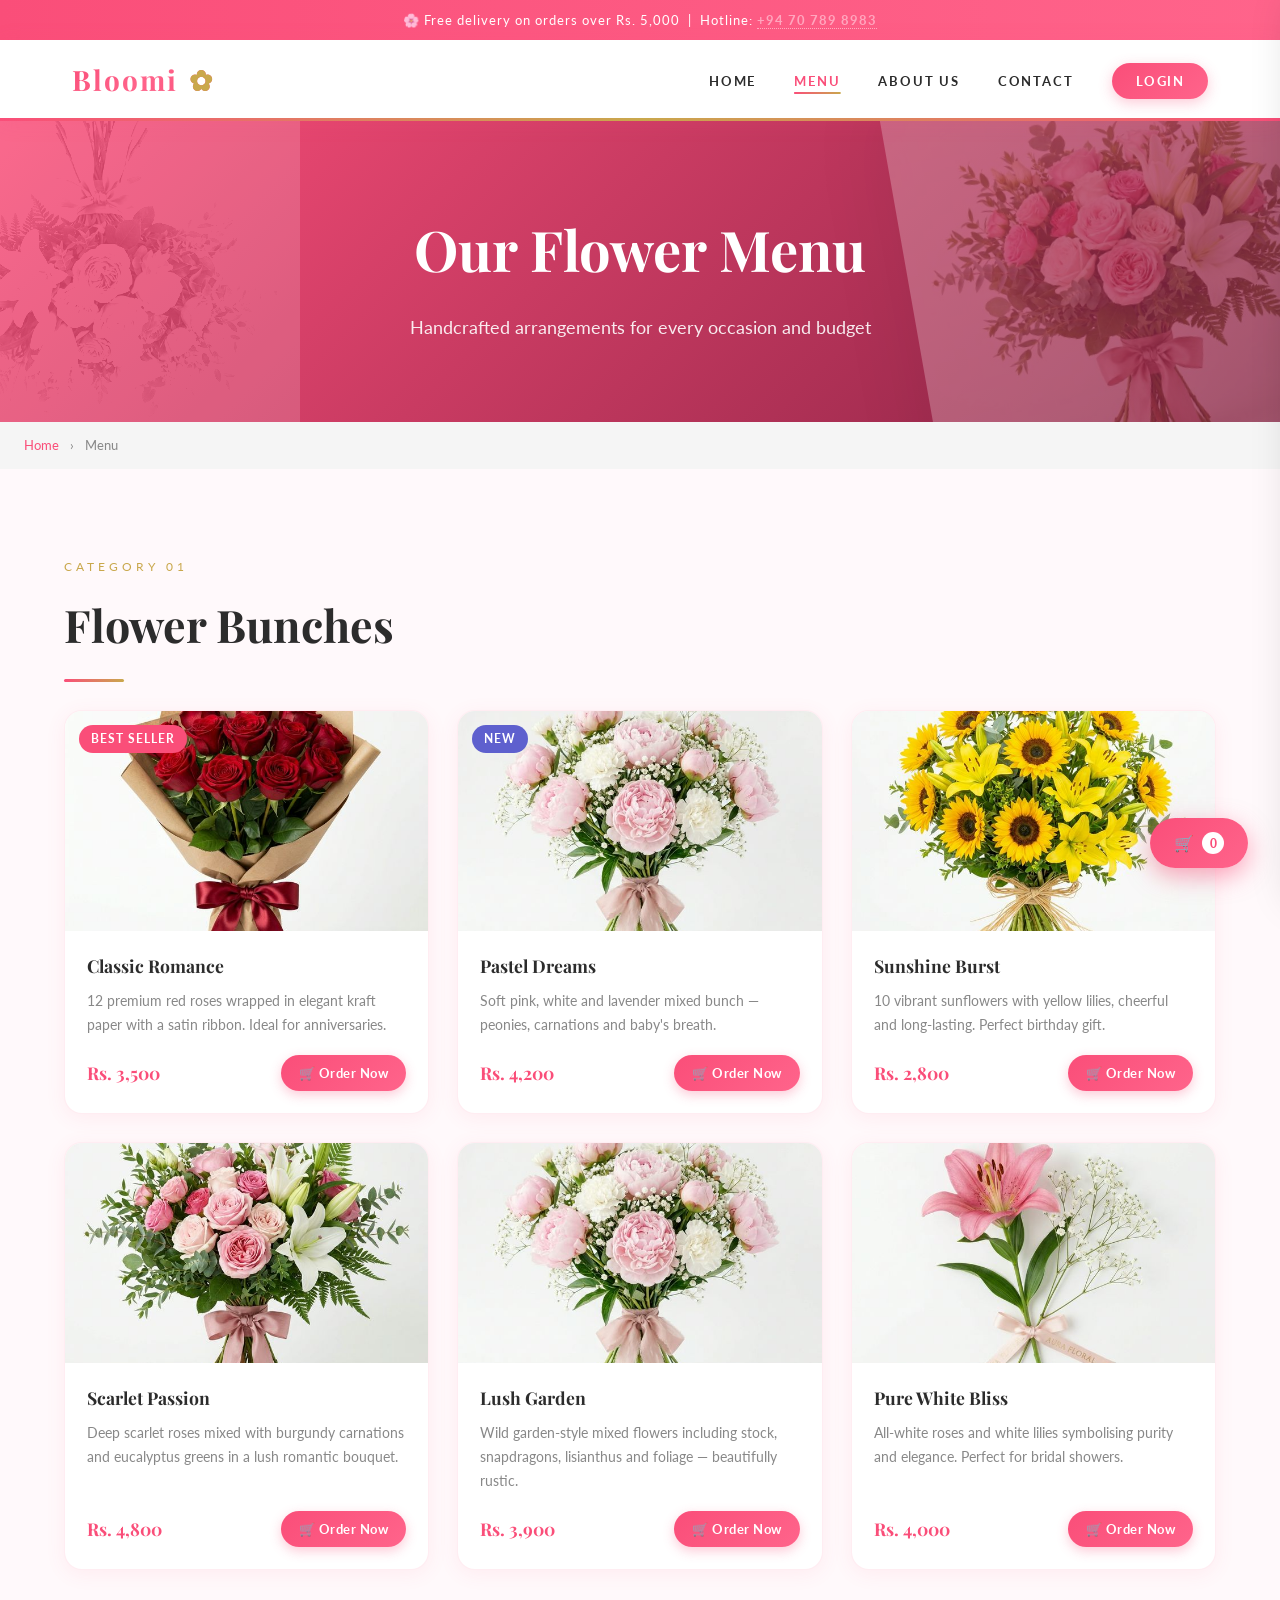
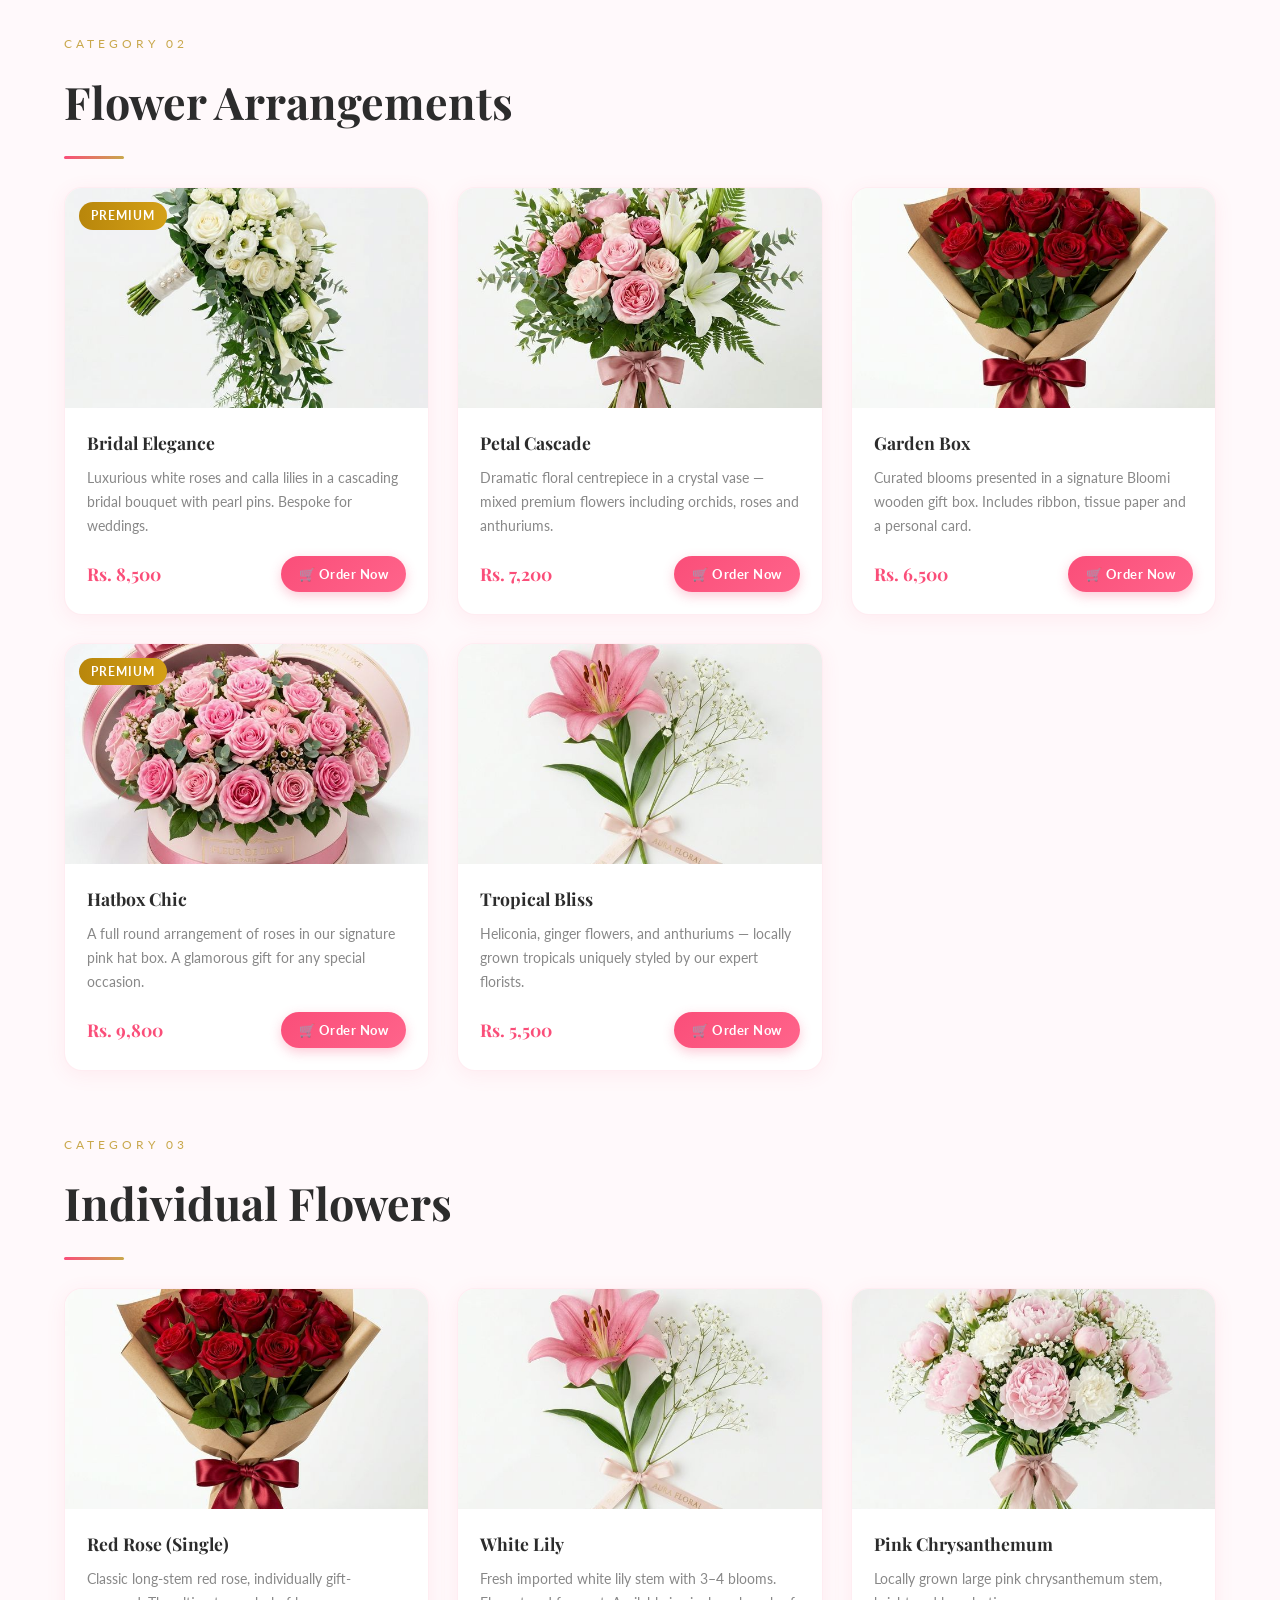
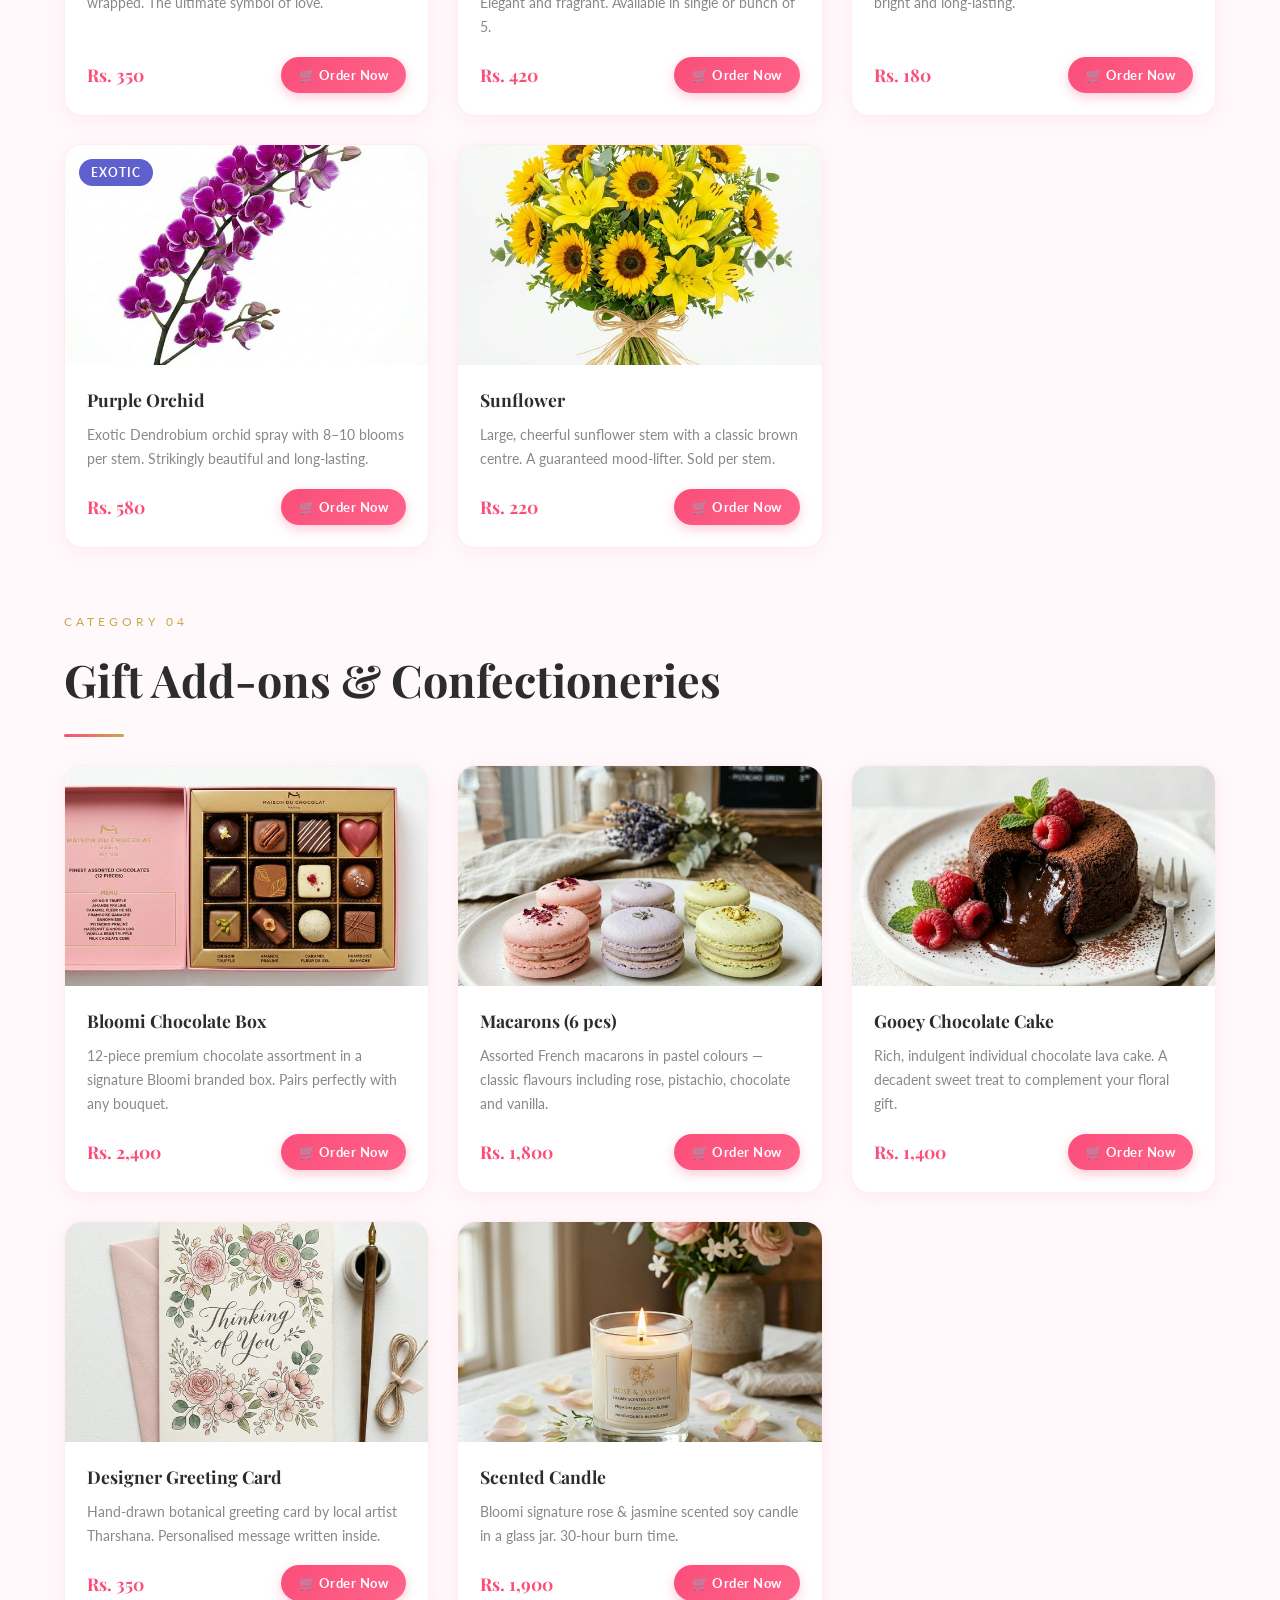
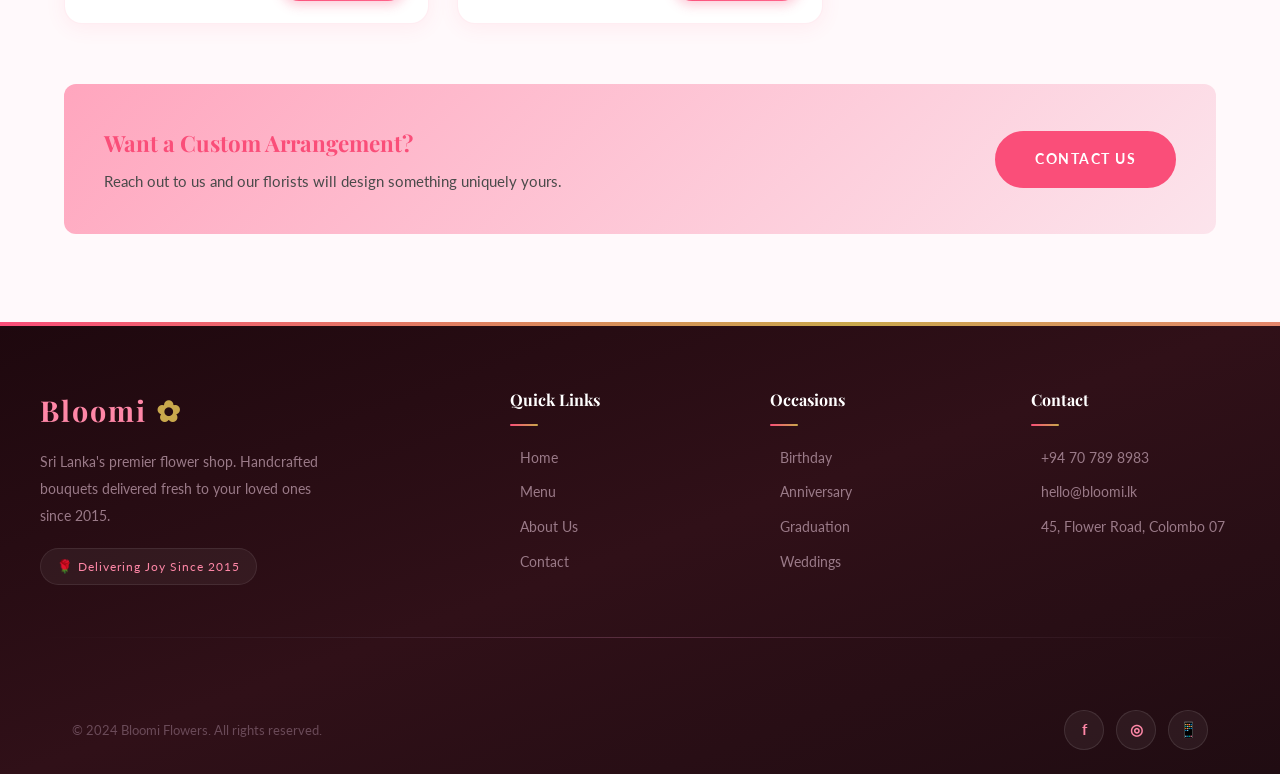
<file: menu.html>
<!DOCTYPE html>
<html lang="en">
<head>
  <meta charset="UTF-8" />
  <meta name="viewport" content="width=device-width, initial-scale=1.0" />
  <title>Menu — Bloomi Flowers</title>
  <meta name="description" content="Browse our full menu of fresh flowers, bouquets, and arrangements. Sri Lanka's premier flower shop." />
  <link rel="stylesheet" href="styles.css" />
</head>
<body>

  <!-- Top Bar -->
  <div class="top-bar">
    🌸 Free delivery on orders over Rs. 5,000 &nbsp;|&nbsp; Hotline: <a href="tel:+94707898983">+94 70 789 8983</a>
  </div>

  <!-- Navigation -->
  <header>
    <div class="nav-container">
      <a href="index.html" class="logo">Bloomi <span>✿</span></a>
      <nav>
        <ul>
          <li><a href="index.html">Home</a></li>
          <li><a href="menu.html" class="active">Menu</a></li>
          <li><a href="about.html">About Us</a></li>
          <li><a href="contact.html">Contact</a></li>
          <li><a href="login.html" class="nav-login-btn">Login</a></li>
        </ul>
      </nav>
    </div>
  </header>

  <!-- Page Hero -->
  <div class="page-hero">
    <div class="page-hero-content">
      <h1>Our Flower Menu</h1>
      <p>Handcrafted arrangements for every occasion and budget</p>
    </div>
    <img src="images/menu_hero_flower.png" class="hero-floral-img" alt="Floral Decoration" />
    <img src="images/menu_hero_flower.png" class="hero-floral-img-left" alt="Floral Decoration" style="filter: grayscale(1) brightness(2); transform: translateY(-50%) rotate(180deg);" />
  </div>

  <!-- Breadcrumb -->
  <div class="breadcrumb">
    <a href="index.html">Home</a> <span>›</span> Menu
  </div>

  <!-- Cart Toast -->
  <div id="cartToast" class="cart-toast">🛒 Added to cart!</div>

  <!-- Menu Section -->
  <section class="section">

    <!-- ======= Category 01: Flower Bunches ======= -->
    <div class="category-header">
      <div class="section-title" style="text-align:left; margin-bottom:0;">
        <span class="subtitle">Category 01</span>
        <h2>Flower Bunches</h2>
        <div class="divider" style="margin-left:0;"></div>
      </div>
    </div>

    <div class="product-grid">
      <div class="product-card">
        <div class="product-image-wrap">
          <img src="images/product_classic_romance.png" alt="Classic Romance" class="product-img" />
          <div class="product-badge">Best Seller</div>
        </div>
        <div class="product-info">
          <h3>Classic Romance</h3>
          <p>12 premium red roses wrapped in elegant kraft paper with a satin ribbon. Ideal for anniversaries.</p>
          <div class="product-footer">
            <span class="product-price">Rs. 3,500</span>
            <button class="btn-order" onclick="addToCart('Classic Romance', 3500)">🛒 Order Now</button>
          </div>
        </div>
      </div>

      <div class="product-card">
        <div class="product-image-wrap">
          <img src="images/product_pastel_dreams.png" alt="Pastel Dreams" class="product-img" />
          <div class="product-badge new-badge">New</div>
        </div>
        <div class="product-info">
          <h3>Pastel Dreams</h3>
          <p>Soft pink, white and lavender mixed bunch — peonies, carnations and baby's breath.</p>
          <div class="product-footer">
            <span class="product-price">Rs. 4,200</span>
            <button class="btn-order" onclick="addToCart('Pastel Dreams', 4200)">🛒 Order Now</button>
          </div>
        </div>
      </div>

      <div class="product-card">
        <div class="product-image-wrap">
          <img src="images/product_sunshine_burst.png" alt="Sunshine Burst" class="product-img" />
        </div>
        <div class="product-info">
          <h3>Sunshine Burst</h3>
          <p>10 vibrant sunflowers with yellow lilies, cheerful and long-lasting. Perfect birthday gift.</p>
          <div class="product-footer">
            <span class="product-price">Rs. 2,800</span>
            <button class="btn-order" onclick="addToCart('Sunshine Burst', 2800)">🛒 Order Now</button>
          </div>
        </div>
      </div>

      <div class="product-card">
        <div class="product-image-wrap">
          <img src="images/menu_hero_flower.png" alt="Scarlet Passion" class="product-img" />
        </div>
        <div class="product-info">
          <h3>Scarlet Passion</h3>
          <p>Deep scarlet roses mixed with burgundy carnations and eucalyptus greens in a lush romantic bouquet.</p>
          <div class="product-footer">
            <span class="product-price">Rs. 4,800</span>
            <button class="btn-order" onclick="addToCart('Scarlet Passion', 4800)">🛒 Order Now</button>
          </div>
        </div>
      </div>

      <div class="product-card">
        <div class="product-image-wrap">
          <img src="images/product_pastel_dreams.png" alt="Lush Garden" class="product-img" />
        </div>
        <div class="product-info">
          <h3>Lush Garden</h3>
          <p>Wild garden-style mixed flowers including stock, snapdragons, lisianthus and foliage — beautifully rustic.</p>
          <div class="product-footer">
            <span class="product-price">Rs. 3,900</span>
            <button class="btn-order" onclick="addToCart('Lush Garden', 3900)">🛒 Order Now</button>
          </div>
        </div>
      </div>

      <div class="product-card">
        <div class="product-image-wrap">
          <img src="images/about_hero_flower.png" alt="Pure White Bliss" class="product-img" />
        </div>
        <div class="product-info">
          <h3>Pure White Bliss</h3>
          <p>All-white roses and white lilies symbolising purity and elegance. Perfect for bridal showers.</p>
          <div class="product-footer">
            <span class="product-price">Rs. 4,000</span>
            <button class="btn-order" onclick="addToCart('Pure White Bliss', 4000)">🛒 Order Now</button>
          </div>
        </div>
      </div>
    </div>

    <!-- ======= Category 02: Flower Arrangements ======= -->
    <div class="category-header" style="margin-top:64px;">
      <div class="section-title" style="text-align:left; margin-bottom:0;">
        <span class="subtitle">Category 02</span>
        <h2>Flower Arrangements</h2>
        <div class="divider" style="margin-left:0;"></div>
      </div>
    </div>

    <div class="product-grid">
      <div class="product-card">
        <div class="product-image-wrap">
          <img src="images/product_bridal_elegance.png" alt="Bridal Elegance" class="product-img" />
          <div class="product-badge premium-badge">Premium</div>
        </div>
        <div class="product-info">
          <h3>Bridal Elegance</h3>
          <p>Luxurious white roses and calla lilies in a cascading bridal bouquet with pearl pins. Bespoke for weddings.</p>
          <div class="product-footer">
            <span class="product-price">Rs. 8,500</span>
            <button class="btn-order" onclick="addToCart('Bridal Elegance', 8500)">🛒 Order Now</button>
          </div>
        </div>
      </div>

      <div class="product-card">
        <div class="product-image-wrap">
          <img src="images/menu_hero_flower.png" alt="Petal Cascade" class="product-img" />
        </div>
        <div class="product-info">
          <h3>Petal Cascade</h3>
          <p>Dramatic floral centrepiece in a crystal vase — mixed premium flowers including orchids, roses and anthuriums.</p>
          <div class="product-footer">
            <span class="product-price">Rs. 7,200</span>
            <button class="btn-order" onclick="addToCart('Petal Cascade', 7200)">🛒 Order Now</button>
          </div>
        </div>
      </div>

      <div class="product-card">
        <div class="product-image-wrap">
          <img src="images/product_classic_romance.png" alt="Garden Box" class="product-img" />
        </div>
        <div class="product-info">
          <h3>Garden Box</h3>
          <p>Curated blooms presented in a signature Bloomi wooden gift box. Includes ribbon, tissue paper and a personal card.</p>
          <div class="product-footer">
            <span class="product-price">Rs. 6,500</span>
            <button class="btn-order" onclick="addToCart('Garden Box', 6500)">🛒 Order Now</button>
          </div>
        </div>
      </div>

      <div class="product-card">
        <div class="product-image-wrap">
          <img src="images/product_hatbox_chic.png" alt="Hatbox Chic" class="product-img" />
          <div class="product-badge premium-badge">Premium</div>
        </div>
        <div class="product-info">
          <h3>Hatbox Chic</h3>
          <p>A full round arrangement of roses in our signature pink hat box. A glamorous gift for any special occasion.</p>
          <div class="product-footer">
            <span class="product-price">Rs. 9,800</span>
            <button class="btn-order" onclick="addToCart('Hatbox Chic', 9800)">🛒 Order Now</button>
          </div>
        </div>
      </div>

      <div class="product-card">
        <div class="product-image-wrap">
          <img src="images/about_hero_flower.png" alt="Tropical Bliss" class="product-img" />
        </div>
        <div class="product-info">
          <h3>Tropical Bliss</h3>
          <p>Heliconia, ginger flowers, and anthuriums — locally grown tropicals uniquely styled by our expert florists.</p>
          <div class="product-footer">
            <span class="product-price">Rs. 5,500</span>
            <button class="btn-order" onclick="addToCart('Tropical Bliss', 5500)">🛒 Order Now</button>
          </div>
        </div>
      </div>
    </div>

    <!-- ======= Category 03: Individual Flowers ======= -->
    <div class="category-header" style="margin-top:64px;">
      <div class="section-title" style="text-align:left; margin-bottom:0;">
        <span class="subtitle">Category 03</span>
        <h2>Individual Flowers</h2>
        <div class="divider" style="margin-left:0;"></div>
      </div>
    </div>

    <div class="product-grid">
      <div class="product-card">
        <div class="product-image-wrap">
          <img src="images/product_classic_romance.png" alt="Red Rose" class="product-img" />
        </div>
        <div class="product-info">
          <h3>Red Rose (Single)</h3>
          <p>Classic long-stem red rose, individually gift-wrapped. The ultimate symbol of love.</p>
          <div class="product-footer">
            <span class="product-price">Rs. 350</span>
            <button class="btn-order" onclick="addToCart('Red Rose (Single)', 350)">🛒 Order Now</button>
          </div>
        </div>
      </div>

      <div class="product-card">
        <div class="product-image-wrap">
          <img src="images/about_hero_flower.png" alt="White Lily" class="product-img" />
        </div>
        <div class="product-info">
          <h3>White Lily</h3>
          <p>Fresh imported white lily stem with 3–4 blooms. Elegant and fragrant. Available in single or bunch of 5.</p>
          <div class="product-footer">
            <span class="product-price">Rs. 420</span>
            <button class="btn-order" onclick="addToCart('White Lily', 420)">🛒 Order Now</button>
          </div>
        </div>
      </div>

      <div class="product-card">
        <div class="product-image-wrap">
          <img src="images/product_pastel_dreams.png" alt="Pink Chrysanthemum" class="product-img" />
        </div>
        <div class="product-info">
          <h3>Pink Chrysanthemum</h3>
          <p>Locally grown large pink chrysanthemum stem, bright and long-lasting.</p>
          <div class="product-footer">
            <span class="product-price">Rs. 180</span>
            <button class="btn-order" onclick="addToCart('Pink Chrysanthemum', 180)">🛒 Order Now</button>
          </div>
        </div>
      </div>

      <div class="product-card">
        <div class="product-image-wrap">
          <img src="images/product_purple_orchid.png" alt="Purple Orchid" class="product-img" />
          <div class="product-badge new-badge">Exotic</div>
        </div>
        <div class="product-info">
          <h3>Purple Orchid</h3>
          <p>Exotic Dendrobium orchid spray with 8–10 blooms per stem. Strikingly beautiful and long-lasting.</p>
          <div class="product-footer">
            <span class="product-price">Rs. 580</span>
            <button class="btn-order" onclick="addToCart('Purple Orchid', 580)">🛒 Order Now</button>
          </div>
        </div>
      </div>

      <div class="product-card">
        <div class="product-image-wrap">
          <img src="images/product_sunshine_burst.png" alt="Sunflower" class="product-img" />
        </div>
        <div class="product-info">
          <h3>Sunflower</h3>
          <p>Large, cheerful sunflower stem with a classic brown centre. A guaranteed mood-lifter. Sold per stem.</p>
          <div class="product-footer">
            <span class="product-price">Rs. 220</span>
            <button class="btn-order" onclick="addToCart('Sunflower', 220)">🛒 Order Now</button>
          </div>
        </div>
      </div>
    </div>

    <!-- ======= Category 04: Gift Add-ons ======= -->
    <div class="category-header" style="margin-top:64px;">
      <div class="section-title" style="text-align:left; margin-bottom:0;">
        <span class="subtitle">Category 04</span>
        <h2>Gift Add-ons &amp; Confectioneries</h2>
        <div class="divider" style="margin-left:0;"></div>
      </div>
    </div>

    <div class="product-grid">
      <div class="product-card">
        <div class="product-image-wrap">
          <img src="images/addon_chocolate_box.png" alt="Bloomi Chocolate Box" class="product-img" />
        </div>
        <div class="product-info">
          <h3>Bloomi Chocolate Box</h3>
          <p>12-piece premium chocolate assortment in a signature Bloomi branded box. Pairs perfectly with any bouquet.</p>
          <div class="product-footer">
            <span class="product-price">Rs. 2,400</span>
            <button class="btn-order" onclick="addToCart('Bloomi Chocolate Box', 2400)">🛒 Order Now</button>
          </div>
        </div>
      </div>

      <div class="product-card">
        <div class="product-image-wrap">
          <img src="images/addon_macarons.png" alt="Macarons" class="product-img" />
        </div>
        <div class="product-info">
          <h3>Macarons (6 pcs)</h3>
          <p>Assorted French macarons in pastel colours — classic flavours including rose, pistachio, chocolate and vanilla.</p>
          <div class="product-footer">
            <span class="product-price">Rs. 1,800</span>
            <button class="btn-order" onclick="addToCart('Macarons (6 pcs)', 1800)">🛒 Order Now</button>
          </div>
        </div>
      </div>

      <div class="product-card">
        <div class="product-image-wrap">
          <img src="images/addon_chocolate_cake.png" alt="Gooey Chocolate Cake" class="product-img" />
        </div>
        <div class="product-info">
          <h3>Gooey Chocolate Cake</h3>
          <p>Rich, indulgent individual chocolate lava cake. A decadent sweet treat to complement your floral gift.</p>
          <div class="product-footer">
            <span class="product-price">Rs. 1,400</span>
            <button class="btn-order" onclick="addToCart('Gooey Chocolate Cake', 1400)">🛒 Order Now</button>
          </div>
        </div>
      </div>

      <div class="product-card">
        <div class="product-image-wrap">
          <img src="images/addon_greeting_card.png" alt="Designer Greeting Card" class="product-img" />
        </div>
        <div class="product-info">
          <h3>Designer Greeting Card</h3>
          <p>Hand-drawn botanical greeting card by local artist Tharshana. Personalised message written inside.</p>
          <div class="product-footer">
            <span class="product-price">Rs. 350</span>
            <button class="btn-order" onclick="addToCart('Designer Greeting Card', 350)">🛒 Order Now</button>
          </div>
        </div>
      </div>

      <div class="product-card">
        <div class="product-image-wrap">
          <img src="images/addon_scented_candle.png" alt="Scented Candle" class="product-img" />
        </div>
        <div class="product-info">
          <h3>Scented Candle</h3>
          <p>Bloomi signature rose &amp; jasmine scented soy candle in a glass jar. 30-hour burn time.</p>
          <div class="product-footer">
            <span class="product-price">Rs. 1,900</span>
            <button class="btn-order" onclick="addToCart('Scented Candle', 1900)">🛒 Order Now</button>
          </div>
        </div>
      </div>
    </div>

    <!-- Custom Order CTA -->
    <div style="background:linear-gradient(135deg, var(--pink-light), #fce4ec);border-radius:var(--radius);padding:40px 40px;display:flex;justify-content:space-between;align-items:center;flex-wrap:wrap;gap:20px;margin-top:60px;">
      <div>
        <h3 style="color:var(--rose);font-size:1.4rem;">Want a Custom Arrangement?</h3>
        <p style="color:var(--text-body);margin-top:6px;font-size:0.95rem;">Reach out to us and our florists will design something uniquely yours.</p>
      </div>
      <a href="contact.html" class="btn-primary">Contact Us</a>
    </div>

  </section>

  <!-- Cart Sidebar -->
  <div id="cartSidebar" class="cart-sidebar">
    <div class="cart-sidebar-header">
      <h3>🛒 Your Cart</h3>
      <button onclick="toggleCart()" class="cart-close-btn">✕</button>
    </div>
    <div id="cartItems" class="cart-items-list">
      <p class="cart-empty-msg">Your cart is empty. Start adding beautiful blooms! 🌸</p>
    </div>
    <div class="cart-sidebar-footer">
      <div class="cart-total-row">
        <span>Total:</span>
        <strong id="cartTotal">Rs. 0</strong>
      </div>
      <button id="confirmOrderBtn" onclick="confirmOrder()" class="btn-primary" style="width:100%;text-align:center;display:block;margin-top:16px;border:none;cursor:pointer;">Confirm Order ✅</button>
    </div>
  </div>
  <div id="cartOverlay" class="cart-overlay" onclick="toggleCart()"></div>

  <!-- Floating Cart Button -->
  <button class="floating-cart-btn" onclick="toggleCart()">
    🛒 <span id="cartCount">0</span>
  </button>

  <!-- Footer -->
  <footer>
    <div class="footer-upper">
      <div class="footer-grid">
        <div class="footer-brand">
          <span class="footer-logo">Bloomi <span>✿</span></span>
          <p>Sri Lanka's premier flower shop. Handcrafted bouquets delivered fresh to your loved ones since 2015.</p>
          <span class="footer-badge">🌹 Delivering Joy Since 2015</span>
        </div>
        <div class="footer-col">
          <h4>Quick Links</h4>
          <ul>
            <li><a href="index.html">Home</a></li>
            <li><a href="menu.html">Menu</a></li>
            <li><a href="about.html">About Us</a></li>
            <li><a href="contact.html">Contact</a></li>
          </ul>
        </div>
        <div class="footer-col">
          <h4>Occasions</h4>
          <ul>
            <li><a href="menu.html">Birthday</a></li>
            <li><a href="menu.html">Anniversary</a></li>
            <li><a href="menu.html">Graduation</a></li>
            <li><a href="menu.html">Weddings</a></li>
          </ul>
        </div>
        <div class="footer-col">
          <h4>Contact</h4>
          <ul>
            <li><a href="tel:+94707898983">+94 70 789 8983</a></li>
            <li><a href="mailto:hello@bloomi.lk">hello@bloomi.lk</a></li>
            <li><a href="#">45, Flower Road, Colombo 07</a></li>
          </ul>
        </div>
      </div>
      <div class="footer-divider"></div>
    </div>
    <div class="footer-bottom">
      <p>&copy; 2024 Bloomi Flowers. All rights reserved.</p>
      <div class="footer-socials">
        <a href="#" title="Facebook">f</a>
        <a href="#" title="Instagram">&#9678;</a>
        <a href="#" title="WhatsApp">&#128241;</a>
      </div>
    </div>
  </footer>

  <script>
    let cart = [];

    function addToCart(name, price) {
      const existing = cart.find(item => item.name === name);
      if (existing) {
        existing.qty++;
      } else {
        cart.push({ name, price, qty: 1 });
      }
      updateCartUI();
      showToast();
      if (!document.getElementById('cartSidebar').classList.contains('open')) {
        toggleCart();
      }
    }

    function removeFromCart(name) {
      cart = cart.filter(item => item.name !== name);
      updateCartUI();
    }

    function updateCartUI() {
      const cartItems = document.getElementById('cartItems');
      const cartTotal = document.getElementById('cartTotal');
      const cartCount = document.getElementById('cartCount');
      const confirmBtn = document.getElementById('confirmOrderBtn');

      if (cart.length === 0) {
        cartItems.innerHTML = '<p class="cart-empty-msg">Your cart is empty. Start adding beautiful blooms! 🌸</p>';
        cartTotal.textContent = 'Rs. 0';
        cartCount.textContent = '0';
        if (confirmBtn) confirmBtn.disabled = true;
        return;
      }

      let total = 0;
      let count = 0;
      let html = '';
      cart.forEach(item => {
        total += item.price * item.qty;
        count += item.qty;
        html += `
          <div class="cart-item">
            <div class="cart-item-info">
              <span class="cart-item-name">${item.name}</span>
              <span class="cart-item-price">Rs. ${(item.price * item.qty).toLocaleString()} × ${item.qty}</span>
            </div>
            <button class="cart-remove-btn" onclick="removeFromCart('${item.name}')">✕</button>
          </div>`;
      });

      cartItems.innerHTML = html;
      cartTotal.textContent = 'Rs. ' + total.toLocaleString();
      cartCount.textContent = count;
      if (confirmBtn) confirmBtn.disabled = false;
    }

    function confirmOrder() {
      if (cart.length === 0) return;

      // Build order object
      const total = cart.reduce((sum, item) => sum + item.price * item.qty, 0);
      const order = {
        id: 'ORD-' + Date.now(),
        date: new Date().toLocaleDateString('en-GB', { day: 'numeric', month: 'long', year: 'numeric' }),
        time: new Date().toLocaleTimeString('en-GB', { hour: '2-digit', minute: '2-digit' }),
        items: cart.map(i => ({ ...i })),
        total: total,
        status: 'Confirmed'
      };

      // Save to localStorage
      const existing = JSON.parse(localStorage.getItem('bloomiOrders') || '[]');
      existing.unshift(order);
      localStorage.setItem('bloomiOrders', JSON.stringify(existing));

      // Check if user logged in
      const user = JSON.parse(localStorage.getItem('bloomiUser') || 'null');
      cart = [];
      updateCartUI();
      toggleCart();

      if (user) {
        window.location.href = 'profile.html';
      } else {
        window.location.href = 'login.html?redirect=profile';
      }
    }

    function toggleCart() {
      const sidebar = document.getElementById('cartSidebar');
      const overlay = document.getElementById('cartOverlay');
      sidebar.classList.toggle('open');
      overlay.classList.toggle('active');
    }

    function showToast() {
      const toast = document.getElementById('cartToast');
      toast.classList.add('show');
      setTimeout(() => toast.classList.remove('show'), 2000);
    }
  </script>

<script src="nav-auth.js"></script></body>
</html>
</file>
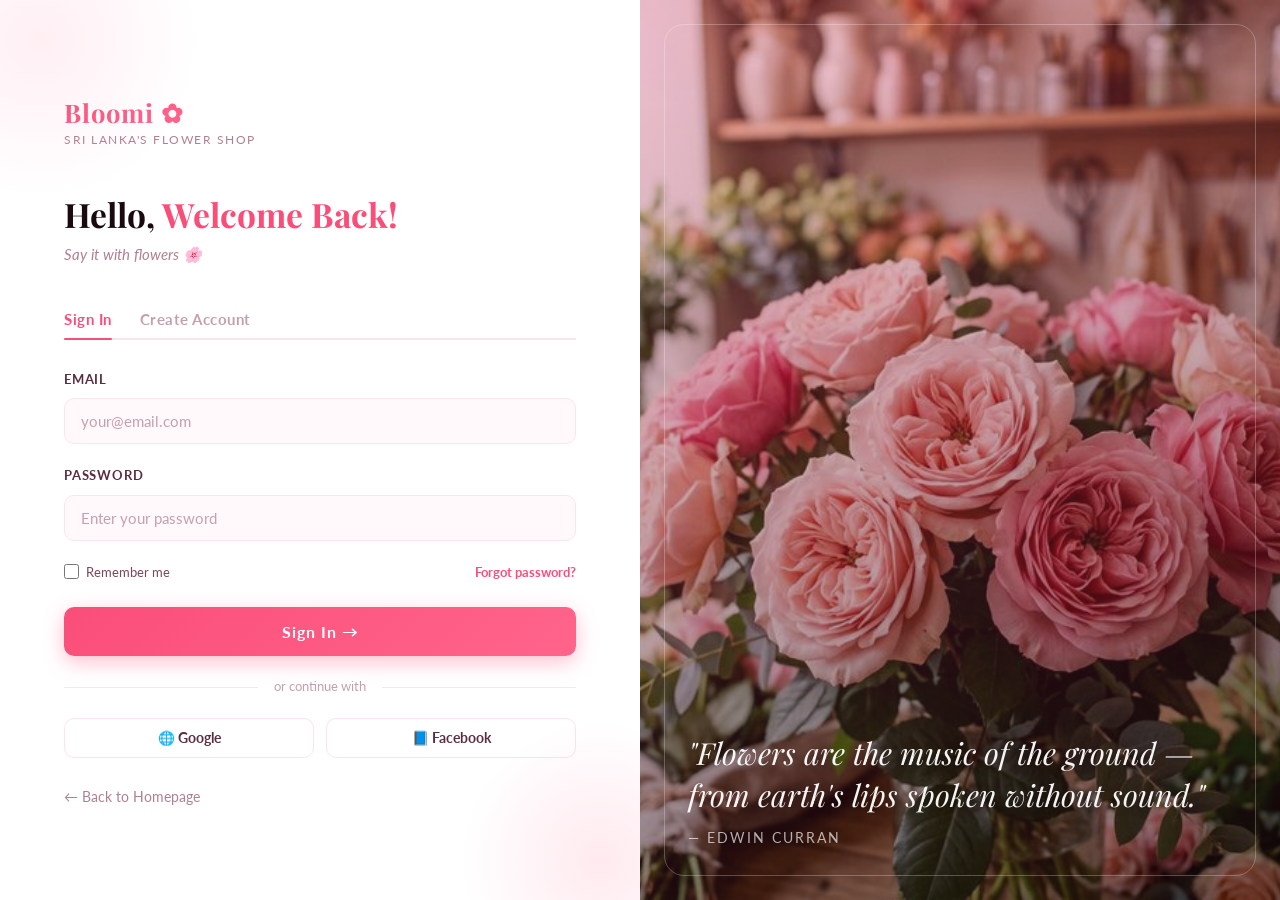
<file: profile.html>
<!DOCTYPE html>
<html lang="en">
<head>
  <meta charset="UTF-8" />
  <meta name="viewport" content="width=device-width, initial-scale=1.0" />
  <title>My Profile — Bloomi Flowers</title>
  <meta name="description" content="View your Bloomi Flowers profile and order history." />
  <link rel="preconnect" href="https://fonts.googleapis.com" />
  <link href="https://fonts.googleapis.com/css2?family=Playfair+Display:wght@400;700&family=Lato:wght@300;400;700&display=swap" rel="stylesheet" />
  <link rel="stylesheet" href="styles.css" />
  <style>
    .profile-page { min-height: 100vh; background: #fff9fb; }

    .profile-hero {
      background: linear-gradient(135deg, #FA4E79 0%, #FF8FA7 50%, #fa4e79cc 100%);
      padding: 60px 0 80px;
      text-align: center;
      position: relative;
      overflow: hidden;
    }
    .profile-hero::before {
      content: '🌸';
      position: absolute;
      font-size: 200px;
      opacity: 0.06;
      top: -40px; right: -20px;
      pointer-events: none;
    }
    .profile-avatar {
      width: 100px; height: 100px;
      background: rgba(255,255,255,0.2);
      border: 3px solid rgba(255,255,255,0.5);
      border-radius: 50%;
      display: flex; align-items: center; justify-content: center;
      font-size: 2.5rem;
      margin: 0 auto 16px;
      backdrop-filter: blur(10px);
    }
    .profile-hero h1 {
      font-family: 'Playfair Display', serif;
      font-size: 2rem;
      color: #fff;
      margin-bottom: 6px;
    }
    .profile-hero p { color: rgba(255,255,255,0.8); font-size: 0.95rem; }
    .profile-hero .hero-badge {
      display: inline-block;
      background: rgba(255,255,255,0.15);
      border: 1px solid rgba(255,255,255,0.3);
      color: #fff;
      padding: 5px 18px;
      border-radius: 50px;
      font-size: 0.8rem;
      letter-spacing: 1px;
      text-transform: uppercase;
      margin-top: 12px;
      backdrop-filter: blur(6px);
    }

    /* Stats bar */
    .profile-stats-bar {
      background: #fff;
      box-shadow: 0 4px 24px rgba(250,78,121,0.1);
      display: flex;
      justify-content: center;
      gap: 0;
      margin: -30px auto 0;
      max-width: 700px;
      border-radius: 16px;
      overflow: hidden;
      position: relative;
      z-index: 10;
    }
    .stat-item {
      flex: 1;
      text-align: center;
      padding: 22px 16px;
      border-right: 1px solid #fce4ec;
    }
    .stat-item:last-child { border-right: none; }
    .stat-num {
      display: block;
      font-family: 'Playfair Display', serif;
      font-size: 1.8rem;
      font-weight: 700;
      color: #FA4E79;
    }
    .stat-label { font-size: 0.78rem; color: #b08090; text-transform: uppercase; letter-spacing: 1px; }

    /* Main content */
    .profile-content {
      max-width: 860px;
      margin: 40px auto 60px;
      padding: 0 24px;
    }

    .section-heading {
      font-family: 'Playfair Display', serif;
      font-size: 1.4rem;
      color: #1a0a10;
      margin-bottom: 20px;
      display: flex;
      align-items: center;
      gap: 10px;
    }
    .section-heading::after {
      content: '';
      flex: 1;
      height: 1.5px;
      background: linear-gradient(to right, #fce4ec, transparent);
      border-radius: 2px;
    }

    /* Order cards */
    .order-card {
      background: #fff;
      border-radius: 16px;
      box-shadow: 0 4px 20px rgba(250,78,121,0.07);
      border: 1px solid rgba(255,135,167,0.15);
      margin-bottom: 20px;
      overflow: hidden;
    }
    .order-card-header {
      display: flex;
      align-items: center;
      justify-content: space-between;
      padding: 18px 24px;
      background: linear-gradient(135deg, #fff9fb, #fce4ec20);
      border-bottom: 1px solid #fce4ec;
      flex-wrap: wrap;
      gap: 10px;
    }
    .order-id {
      font-family: 'Lato', sans-serif;
      font-weight: 700;
      font-size: 0.9rem;
      color: #FA4E79;
      letter-spacing: 1px;
    }
    .order-date { font-size: 0.82rem; color: #b08090; }
    .order-status {
      padding: 5px 16px;
      border-radius: 50px;
      font-size: 0.78rem;
      font-weight: 700;
      letter-spacing: 0.8px;
      text-transform: uppercase;
    }
    .status-confirmed { background: #d4edda; color: #155724; }
    .status-pending   { background: #fff3cd; color: #856404; }
    .status-delivered { background: #e8f5e9; color: #2e7d32; }
    .status-cancelled { background: #fde8ea; color: #c0392b; }

    .order-items-list { padding: 16px 24px; }
    .order-item-row {
      display: flex;
      justify-content: space-between;
      align-items: center;
      padding: 10px 0;
      border-bottom: 1px solid #fce4ec;
      font-size: 0.9rem;
    }
    .order-item-row:last-child { border-bottom: none; }
    .order-item-name { color: #1a0a10; font-weight: 600; }
    .order-item-qty  { color: #b08090; font-size: 0.82rem; margin-left: 8px; }
    .order-item-price { color: #FA4E79; font-weight: 700; }

    .order-card-footer {
      display: flex;
      justify-content: space-between;
      align-items: center;
      padding: 14px 24px;
      background: #fff9fb;
      border-top: 1px solid #fce4ec;
    }
    .order-total-label { font-size: 0.85rem; color: #7a4a58; }
    .order-total-amount {
      font-family: 'Playfair Display', serif;
      font-size: 1.2rem;
      font-weight: 700;
      color: #FA4E79;
    }

    /* Empty state */
    .empty-orders {
      text-align: center;
      padding: 60px 24px;
      background: #fff;
      border-radius: 16px;
      border: 2px dashed #fce4ec;
    }
    .empty-orders .empty-icon { font-size: 4rem; margin-bottom: 16px; }
    .empty-orders h3 {
      font-family: 'Playfair Display', serif;
      color: #5a2e40;
      font-size: 1.3rem;
      margin-bottom: 8px;
    }
    .empty-orders p { color: #b08090; margin-bottom: 24px; }

    /* Profile info card */
    .profile-info-card {
      background: #fff;
      border-radius: 16px;
      box-shadow: 0 4px 20px rgba(250,78,121,0.07);
      border: 1px solid rgba(255,135,167,0.15);
      padding: 28px 28px;
      margin-bottom: 40px;
    }
    .info-row {
      display: flex;
      align-items: center;
      gap: 12px;
      padding: 12px 0;
      border-bottom: 1px solid #fce4ec;
      font-size: 0.92rem;
    }
    .info-row:last-child { border-bottom: none; }
    .info-icon { font-size: 1.2rem; width: 28px; text-align: center; }
    .info-label { color: #b08090; font-size: 0.78rem; text-transform: uppercase; letter-spacing: 1px; min-width: 80px; }
    .info-value { color: #1a0a10; font-weight: 600; flex: 1; }

    /* Logout */
    .btn-logout {
      background: none;
      border: 1.5px solid #FA4E79;
      color: #FA4E79;
      padding: 10px 24px;
      border-radius: 50px;
      font-family: 'Lato', sans-serif;
      font-weight: 700;
      font-size: 0.88rem;
      cursor: pointer;
      transition: all 0.2s;
    }
    .btn-logout:hover { background: #FA4E79; color: #fff; }

    /* Cancel Order Button */
    .btn-cancel-order {
      background: none;
      border: 1.5px solid #e74c3c;
      color: #e74c3c;
      padding: 7px 18px;
      border-radius: 50px;
      font-family: 'Lato', sans-serif;
      font-weight: 700;
      font-size: 0.8rem;
      cursor: pointer;
      transition: all 0.2s;
      letter-spacing: 0.4px;
    }
    .btn-cancel-order:hover { background: #e74c3c; color: #fff; }

    /* Cancel Confirm Modal */
    .cancel-modal-overlay {
      display: none;
      position: fixed;
      inset: 0;
      background: rgba(20,5,12,0.5);
      z-index: 9999;
      align-items: center;
      justify-content: center;
      backdrop-filter: blur(4px);
    }
    .cancel-modal-overlay.open { display: flex; }
    .cancel-modal {
      background: #fff;
      border-radius: 20px;
      padding: 36px 36px 28px;
      max-width: 400px;
      width: 90%;
      text-align: center;
      box-shadow: 0 20px 60px rgba(250,78,121,0.2);
      animation: fadeUp 0.25s ease;
    }
    .cancel-modal-icon { font-size: 3rem; margin-bottom: 12px; }
    .cancel-modal h3 {
      font-family: 'Playfair Display', serif;
      color: #1a0a10;
      margin-bottom: 8px;
    }
    .cancel-modal p { color: #b08090; font-size: 0.9rem; margin-bottom: 24px; }
    .cancel-modal-btns { display: flex; gap: 12px; justify-content: center; }
    .btn-cancel-confirm {
      background: linear-gradient(135deg, #e74c3c, #c0392b);
      color: #fff;
      border: none;
      padding: 12px 28px;
      border-radius: 50px;
      font-family: 'Lato', sans-serif;
      font-weight: 700;
      cursor: pointer;
      transition: all 0.2s;
    }
    .btn-cancel-confirm:hover { opacity:0.88; }
    .btn-keep-order {
      background: none;
      border: 1.5px solid #fce4ec;
      color: #5a2e40;
      padding: 12px 28px;
      border-radius: 50px;
      font-family: 'Lato', sans-serif;
      font-weight: 700;
      cursor: pointer;
      transition: all 0.2s;
    }
    .btn-keep-order:hover { border-color: #FA4E79; color: #FA4E79; }
  </style>
</head>
<body class="profile-page">

  <!-- Top Bar -->
  <div class="top-bar">
    🌸 Free delivery on orders over Rs. 5,000 &nbsp;|&nbsp; Hotline: <a href="tel:+94707898983">+94 70 789 8983</a>
  </div>

  <!-- Navigation -->
  <header>
    <div class="nav-container">
      <a href="index.html" class="logo">Bloomi <span>✿</span></a>
      <nav>
        <ul>
          <li><a href="index.html">Home</a></li>
          <li><a href="menu.html">Menu</a></li>
          <li><a href="about.html">About Us</a></li>
          <li><a href="contact.html">Contact</a></li>
          <li><a href="profile.html" class="active">My Profile</a></li>
          <li><a href="login.html" class="nav-login-btn" style="display:none">Login</a></li>
        </ul>
      </nav>
    </div>
  </header>

  <!-- Profile Hero -->
  <div class="profile-hero" id="profileHero">
    <div class="profile-avatar" id="profileAvatar">🌸</div>
    <h1 id="profileName">My Profile</h1>
    <p id="profileEmail">Loading...</p>
    <span class="hero-badge">🌹 Bloomi Member</span>
  </div>

  <!-- Stats Bar -->
  <div class="profile-stats-bar" id="statsBar">
    <div class="stat-item">
      <span class="stat-num" id="statOrders">0</span>
      <span class="stat-label">Orders</span>
    </div>
    <div class="stat-item">
      <span class="stat-num" id="statItems">0</span>
      <span class="stat-label">Items Ordered</span>
    </div>
    <div class="stat-item">
      <span class="stat-num" id="statSpent">0</span>
      <span class="stat-label">Total Spent (Rs.)</span>
    </div>
  </div>

  <!-- Main Profile Content -->
  <div class="profile-content">

    <!-- Account Info -->
    <h2 class="section-heading" style="margin-top: 20px;">👤 Account Details</h2>
    <div class="profile-info-card">
      <div class="info-row">
        <span class="info-icon">🧑</span>
        <span class="info-label">Name</span>
        <span class="info-value" id="infoName">—</span>
      </div>
      <div class="info-row">
        <span class="info-icon">✉️</span>
        <span class="info-label">Email</span>
        <span class="info-value" id="infoEmail">—</span>
      </div>
      <div class="info-row">
        <span class="info-icon">📞</span>
        <span class="info-label">Phone</span>
        <span class="info-value" id="infoPhone">—</span>
      </div>
      <div class="info-row" style="border-bottom:none; padding-top:18px;">
        <button class="btn-logout" onclick="logout()">🚪 Logout</button>
      </div>
    </div>

    <!-- Order History -->
    <h2 class="section-heading">🛒 Order History</h2>
    <div id="orderHistoryContainer">
      <!-- Populated by JS -->
    </div>

  </div>

  <!-- Footer -->
  <footer>
    <div class="footer-upper">
      <div class="footer-grid">
        <div class="footer-brand">
          <span class="footer-logo">Bloomi <span>✿</span></span>
          <p>Sri Lanka's premier flower shop. Handcrafted bouquets delivered fresh to your loved ones since 2015.</p>
          <span class="footer-badge">🌹 Delivering Joy Since 2015</span>
        </div>
        <div class="footer-col">
          <h4>Quick Links</h4>
          <ul>
            <li><a href="index.html">Home</a></li>
            <li><a href="menu.html">Menu</a></li>
            <li><a href="about.html">About Us</a></li>
            <li><a href="contact.html">Contact</a></li>
          </ul>
        </div>
        <div class="footer-col">
          <h4>Occasions</h4>
          <ul>
            <li><a href="menu.html">Birthday</a></li>
            <li><a href="menu.html">Anniversary</a></li>
            <li><a href="menu.html">Graduation</a></li>
            <li><a href="menu.html">Weddings</a></li>
          </ul>
        </div>
        <div class="footer-col">
          <h4>Contact</h4>
          <ul>
            <li><a href="tel:+94707898983">+94 70 789 8983</a></li>
            <li><a href="mailto:hello@bloomi.lk">hello@bloomi.lk</a></li>
            <li><a href="#">45, Flower Road, Colombo 07</a></li>
          </ul>
        </div>
      </div>
      <div class="footer-divider"></div>
    </div>
    <div class="footer-bottom">
      <p>&copy; 2024 Bloomi Flowers. All rights reserved.</p>
      <div class="footer-socials">
        <a href="#" title="Facebook">f</a>
        <a href="#" title="Instagram">&#9678;</a>
        <a href="#" title="WhatsApp">&#128241;</a>
      </div>
    </div>
  </footer>

  <!-- Cancel Order Modal -->
  <div class="cancel-modal-overlay" id="cancelModal">
    <div class="cancel-modal">
      <div class="cancel-modal-icon">🌷</div>
      <h3>Cancel This Order?</h3>
      <p>Are you sure you want to cancel this order? This action cannot be undone.</p>
      <div class="cancel-modal-btns">
        <button class="btn-cancel-confirm" id="confirmCancelBtn">Yes, Cancel</button>
        <button class="btn-keep-order" onclick="closeModal()">Keep Order</button>
      </div>
    </div>
  </div>

  <script>
    let orders = JSON.parse(localStorage.getItem('bloomiOrders') || '[]');
    let pendingCancelId = null;

    // Load user from localStorage
    const user = JSON.parse(localStorage.getItem('bloomiUser') || 'null');

    if (!user) {
      window.location.href = 'login.html?redirect=profile';
    } else {
      renderProfile();
    }

    function renderProfile() {
      // Fill hero
      document.getElementById('profileName').textContent = user.name || 'My Profile';
      document.getElementById('profileEmail').textContent = user.email || '';
      document.getElementById('profileAvatar').textContent = (user.name || 'U').charAt(0).toUpperCase();

      // Fill info card
      document.getElementById('infoName').textContent  = user.name  || '—';
      document.getElementById('infoEmail').textContent = user.email || '—';
      document.getElementById('infoPhone').textContent = user.phone || 'Not provided';

      // Stats (exclude cancelled orders from total spent)
      const activeOrders = orders.filter(o => o.status !== 'Cancelled');
      const totalItems = activeOrders.reduce((s, o) => s + o.items.reduce((ss, i) => ss + i.qty, 0), 0);
      const totalSpent = activeOrders.reduce((s, o) => s + o.total, 0);
      document.getElementById('statOrders').textContent = orders.length;
      document.getElementById('statItems').textContent  = totalItems;
      document.getElementById('statSpent').textContent  = totalSpent.toLocaleString();

      // Order history
      const container = document.getElementById('orderHistoryContainer');
      if (orders.length === 0) {
        container.innerHTML = `
          <div class="empty-orders">
            <div class="empty-icon">🌸</div>
            <h3>No orders yet!</h3>
            <p>You haven't placed any orders with us yet. Browse our menu and treat someone special.</p>
            <a href="menu.html" class="btn-primary">Browse Menu</a>
          </div>`;
        return;
      }

      let html = '';
      orders.forEach(order => {
        const statusClass = {
          'Confirmed': 'status-confirmed',
          'Pending':   'status-pending',
          'Delivered': 'status-delivered',
          'Cancelled': 'status-cancelled'
        }[order.status] || 'status-confirmed';

        const canCancel = order.status === 'Confirmed' || order.status === 'Pending';

        const itemsHtml = order.items.map(item => `
          <div class="order-item-row">
            <span>
              <span class="order-item-name">${item.name}</span>
              <span class="order-item-qty">× ${item.qty}</span>
            </span>
            <span class="order-item-price">Rs. ${(item.price * item.qty).toLocaleString()}</span>
          </div>`).join('');

        const cancelBtn = canCancel
          ? `<button class="btn-cancel-order" onclick="askCancel('${order.id}')">✕ Cancel Order</button>`
          : '';

        html += `
          <div class="order-card" id="card-${order.id}">
            <div class="order-card-header">
              <div>
                <div class="order-id">${order.id}</div>
                <div class="order-date">📅 ${order.date} &nbsp;·&nbsp; 🕐 ${order.time}</div>
              </div>
              <span class="order-status ${statusClass}">${order.status}</span>
            </div>
            <div class="order-items-list">${itemsHtml}</div>
            <div class="order-card-footer">
              <span class="order-total-label">Order Total</span>
              <div style="display:flex;align-items:center;gap:14px;">
                <span class="order-total-amount">Rs. ${order.total.toLocaleString()}</span>
                ${cancelBtn}
              </div>
            </div>
          </div>`;
      });
      container.innerHTML = html;
    }

    function askCancel(orderId) {
      pendingCancelId = orderId;
      document.getElementById('cancelModal').classList.add('open');
    }

    function closeModal() {
      pendingCancelId = null;
      document.getElementById('cancelModal').classList.remove('open');
    }

    document.getElementById('confirmCancelBtn').addEventListener('click', function () {
      if (!pendingCancelId) return;
      const idx = orders.findIndex(o => o.id === pendingCancelId);
      if (idx !== -1) {
        orders[idx].status = 'Cancelled';
        localStorage.setItem('bloomiOrders', JSON.stringify(orders));
      }
      closeModal();
      renderProfile();
    });

    // Close modal on overlay click
    document.getElementById('cancelModal').addEventListener('click', function(e) {
      if (e.target === this) closeModal();
    });

    function logout() {
      localStorage.removeItem('bloomiUser');
      window.location.href = 'index.html';
    }
  </script>
  <script src="nav-auth.js"></script>

</body>
</html>
</file>
<file: styles.css>
/* ============================================
   Bloomi FLOWERS — Shared Stylesheet
   ============================================ */

@import url('https://fonts.googleapis.com/css2?family=Playfair+Display:ital,wght@0,400;0,600;0,700;1,400&family=Lato:wght@300;400;700&display=swap');

/* -------- CSS Variables -------- */
:root {
  --pink-light:   #FFA6BE;
  --pink-mid:     #FF87A7;
  --pink-deep:    #FA7697;
  --rose:         #FA4E79;
  --accent:       #FF648B;
  --green-soft:   #6b8f71;
  --green-dark:   #3d5a40;
  --gold:         #c9a84c;
  --cream:        #fff9fb;
  --white:        #ffffff;
  --grey-light:   #f5f5f5;
  --grey-mid:     #888888;
  --text-dark:    #2c2c2c;
  --text-body:    #4a4a4a;
  --shadow-sm:    0 2px 10px rgba(0,0,0,0.08);
  --shadow-md:    0 6px 24px rgba(0,0,0,0.12);
  --shadow-lg:    0 12px 40px rgba(0,0,0,0.18);
  --radius:       12px;
  --transition:   0.3s ease;
}

/* -------- Reset & Base -------- */
* { margin: 0; padding: 0; box-sizing: border-box; }

html { scroll-behavior: smooth; }

body {
  font-family: 'Lato', sans-serif;
  color: var(--text-body);
  background-color: var(--cream);
  line-height: 1.7;
}

h1, h2, h3, h4 {
  font-family: 'Playfair Display', serif;
  color: var(--text-dark);
}

a { text-decoration: none; color: inherit; }

img { display: block; width: 100%; object-fit: cover; }

/* -------- Top Bar -------- */
.top-bar {
  background: linear-gradient(90deg, var(--rose) 0%, var(--accent) 50%, var(--rose) 100%);
  background-size: 200% auto;
  animation: shimmer 4s linear infinite;
  color: var(--white);
  text-align: center;
  padding: 9px 20px;
  font-size: 0.82rem;
  letter-spacing: 1px;
}

@keyframes shimmer {
  0%   { background-position: 0% center; }
  100% { background-position: 200% center; }
}

.top-bar a { color: var(--pink-light); font-weight: 700; text-decoration: none; border-bottom: 1px dotted rgba(255,255,255,0.5); transition: color var(--transition); }
.top-bar a:hover { color: var(--white); }

/* -------- Navigation -------- */
header {
  background: var(--white);
  box-shadow: 0 2px 20px rgba(250, 78, 121, 0.12);
  border-bottom: 3px solid transparent;
  border-image: linear-gradient(90deg, var(--rose), var(--gold), var(--rose)) 1;
  position: sticky;
  top: 0;
  z-index: 999;
}

.nav-container {
  max-width: 1200px;
  margin: 0 auto;
  padding: 0 32px;
  display: flex;
  align-items: center;
  justify-content: space-between;
  height: 78px;
}

.logo {
  font-family: 'Playfair Display', serif;
  font-size: 1.75rem;
  font-weight: 700;
  background: linear-gradient(135deg, var(--rose) 0%, var(--accent) 50%, var(--rose) 100%);
  -webkit-background-clip: text;
  -webkit-text-fill-color: transparent;
  background-clip: text;
  letter-spacing: 2px;
  transition: letter-spacing var(--transition);
}

.logo:hover { letter-spacing: 3px; }

.logo span {
  -webkit-text-fill-color: var(--gold);
  margin-left: 2px;
}

nav ul {
  list-style: none;
  display: flex;
  gap: 38px;
  align-items: center;
}

nav ul li a {
  font-family: 'Lato', sans-serif;
  font-size: 0.82rem;
  font-weight: 700;
  letter-spacing: 1.8px;
  text-transform: uppercase;
  color: var(--text-dark);
  padding-bottom: 5px;
  position: relative;
  transition: color var(--transition);
}

nav ul li a::after {
  content: '';
  position: absolute;
  left: 50%;
  bottom: 0;
  width: 0;
  height: 2px;
  background: linear-gradient(90deg, var(--rose), var(--gold));
  border-radius: 2px;
  transform: translateX(-50%);
  transition: width var(--transition);
}

nav ul li a:hover { color: var(--rose); }
nav ul li a:hover::after { width: 100%; }

nav ul li a.active {
  color: var(--rose);
}
nav ul li a.active::after { width: 100%; }

.nav-login-btn {
  background: linear-gradient(135deg, var(--rose), var(--accent)) !important;
  -webkit-background-clip: unset !important;
  -webkit-text-fill-color: var(--white) !important;
  background-clip: unset !important;
  color: var(--white) !important;
  padding: 10px 24px;
  border-radius: 50px;
  font-size: 0.82rem !important;
  box-shadow: 0 4px 14px rgba(250, 78, 121, 0.3);
  transition: all var(--transition) !important;
  letter-spacing: 1.5px !important;
}

.nav-login-btn::after { display: none !important; }

.nav-login-btn:hover {
  background: linear-gradient(135deg, var(--accent), var(--rose)) !important;
  transform: translateY(-1px);
  box-shadow: 0 6px 20px rgba(250, 78, 121, 0.45) !important;
}

/* -------- Hero Section -------- */
.hero {
  position: relative;
  height: 92vh;
  min-height: 520px;
  overflow: hidden;
  display: flex;
  align-items: center;
  justify-content: center;
}

.hero img {
  position: absolute;
  inset: 0;
  width: 100%;
  height: 100%;
  object-fit: cover;
}

.hero-overlay {
  position: absolute;
  inset: 0;
  background: linear-gradient(135deg, rgba(44,27,35,0.62) 0%, rgba(180,51,90,0.28) 100%);
}

.hero-content {
  position: relative;
  text-align: center;
  color: var(--white);
  padding: 0 24px;
  max-width: 780px;
  animation: fadeUp 1s ease both;
}

.hero-content .tagline {
  display: inline-block;
  font-size: 0.82rem;
  letter-spacing: 4px;
  text-transform: uppercase;
  color: var(--pink-mid);
  margin-bottom: 16px;
}

.hero-content h1 {
  font-size: clamp(2.4rem, 6vw, 4.4rem);
  color: var(--white);
  line-height: 1.15;
  margin-bottom: 20px;
}

.hero-content p {
  font-size: 1.1rem;
  font-weight: 300;
  color: rgba(255,255,255,0.88);
  margin-bottom: 36px;
}

.btn-primary {
  display: inline-block;
  background: var(--rose);
  color: var(--white);
  padding: 14px 38px;
  border-radius: 50px;
  font-size: 0.9rem;
  font-weight: 700;
  letter-spacing: 1.5px;
  text-transform: uppercase;
  transition: all var(--transition);
  border: 2px solid var(--rose);
}

.btn-primary:hover {
  background: #d93a63;
  color: var(--white);
  box-shadow: 0 6px 20px rgba(250,78,121,0.45);
  transform: translateY(-1px);
}

.btn-secondary {
  display: inline-block;
  background: transparent;
  color: var(--rose);
  padding: 13px 36px;
  border-radius: 50px;
  font-size: 0.9rem;
  font-weight: 700;
  letter-spacing: 1.5px;
  text-transform: uppercase;
  border: 2px solid var(--rose);
  transition: all var(--transition);
}

.btn-secondary:hover {
  background: var(--rose);
  color: var(--white);
}

/* -------- Section Styles -------- */
.section {
  padding: 88px 24px;
  max-width: 1200px;
  margin: 0 auto;
}

.section-title {
  text-align: center;
  margin-bottom: 54px;
}

.section-title .subtitle {
  display: block;
  font-size: 0.75rem;
  letter-spacing: 4px;
  text-transform: uppercase;
  color: var(--gold);
  margin-bottom: 10px;
}

.section-title h2 {
  font-size: clamp(1.8rem, 4vw, 2.8rem);
  color: var(--text-dark);
}

.section-title p {
  margin-top: 14px;
  color: var(--grey-mid);
  max-width: 560px;
  margin-left: auto;
  margin-right: auto;
}

.divider {
  width: 60px;
  height: 3px;
  background: linear-gradient(90deg, var(--rose), var(--gold));
  margin: 16px auto 0;
  border-radius: 2px;
}

/* -------- Cards -------- */
.cards-grid {
  display: grid;
  grid-template-columns: repeat(auto-fit, minmax(260px, 1fr));
  gap: 32px;
}

.card {
  background: var(--white);
  border-radius: var(--radius);
  overflow: hidden;
  box-shadow: var(--shadow-sm);
  transition: transform var(--transition), box-shadow var(--transition);
}

.card:hover {
  transform: translateY(-6px);
  box-shadow: var(--shadow-md);
}

.card img {
  height: 220px;
}

.card-body {
  padding: 22px 24px 28px;
}

.card-body h3 { font-size: 1.2rem; margin-bottom: 8px; }
.card-body p  { font-size: 0.9rem; color: var(--grey-mid); margin-bottom: 14px; }
.card-body .price { font-size: 1.1rem; font-weight: 700; color: var(--rose); }

/* -------- Occasion Banners -------- */
.occasion-grid {
  display: grid;
  grid-template-columns: repeat(auto-fit, minmax(200px, 1fr));
  gap: 20px;
  margin-top: 12px;
}

.occasion-item {
  position: relative;
  border-radius: var(--radius);
  overflow: hidden;
  cursor: pointer;
  height: 160px;
}

.occasion-item img {
  height: 100%;
  transition: transform 0.5s ease;
}

.occasion-item:hover img { transform: scale(1.06); }

.occasion-item .occasion-label {
  position: absolute;
  inset: 0;
  background: linear-gradient(to top, rgba(0,0,0,0.55) 40%, transparent);
  display: flex;
  align-items: flex-end;
  padding: 18px;
  color: var(--white);
  font-family: 'Playfair Display', serif;
  font-size: 1.1rem;
}

/* -------- Pink Band -------- */
.pink-band {
  background: linear-gradient(135deg, var(--pink-light), var(--cream));
  border-top: 1px solid var(--pink-mid);
  border-bottom: 1px solid var(--pink-mid);
  padding: 70px 24px;
  text-align: center;
}

.pink-band h2 {
  font-size: clamp(1.6rem, 3.5vw, 2.4rem);
  color: var(--rose);
  margin-bottom: 14px;
}

.pink-band p {
  max-width: 600px;
  margin: 0 auto 28px;
  color: var(--text-body);
}

/* -------- Table (Menu) -------- */
.table-wrap {
  overflow-x: auto;
  border-radius: var(--radius);
  box-shadow: var(--shadow-sm);
}

table {
  width: 100%;
  border-collapse: collapse;
  background: var(--white);
}

thead th {
  background: var(--rose);
  color: var(--white);
  font-family: 'Playfair Display', serif;
  font-size: 1rem;
  font-weight: 600;
  padding: 18px 24px;
  text-align: left;
  letter-spacing: 0.5px;
}

tbody tr { border-bottom: 1px solid #f0e0e5; }
tbody tr:last-child { border-bottom: none; }
tbody tr:nth-child(even) { background: var(--pink-light); }
tbody tr:hover { background: #fce0e9; transition: background 0.2s; }

tbody td { padding: 16px 24px; font-size: 0.92rem; vertical-align: top; }
tbody td:first-child { font-weight: 700; color: var(--text-dark); }
tbody td:last-child { color: var(--rose); font-weight: 700; white-space: nowrap; }

.table-category {
  background: var(--green-soft) !important;
  color: var(--white);
  font-family: 'Playfair Display', serif;
  font-size: 1rem;
  padding: 12px 24px;
  font-style: italic;
  letter-spacing: 0.5px;
}

/* -------- Contact -------- */
.contact-grid {
  display: grid;
  grid-template-columns: 1fr 1.5fr;
  gap: 60px;
  align-items: start;
}

.contact-info h3 {
  font-size: 1.5rem;
  margin-bottom: 24px;
  color: var(--rose);
}

.contact-detail {
  display: flex;
  gap: 16px;
  margin-bottom: 22px;
  align-items: flex-start;
}

.contact-icon {
  width: 44px;
  height: 44px;
  background: var(--pink-light);
  border-radius: 50%;
  display: flex;
  align-items: center;
  justify-content: center;
  font-size: 1.1rem;
  flex-shrink: 0;
  color: var(--rose);
}

.contact-detail strong { display: block; font-size: 0.8rem; letter-spacing: 1px; text-transform: uppercase; color: var(--grey-mid); margin-bottom: 3px; }
.contact-detail p { color: var(--text-dark); font-size: 0.95rem; }

.contact-form { background: var(--white); border-radius: var(--radius); padding: 44px; box-shadow: var(--shadow-md); }
.contact-form h3 { font-size: 1.5rem; color: var(--rose); margin-bottom: 28px; }

.form-group { margin-bottom: 20px; }

.form-group label {
  display: block;
  font-size: 0.8rem;
  letter-spacing: 1px;
  text-transform: uppercase;
  color: var(--grey-mid);
  margin-bottom: 7px;
  font-weight: 700;
}

.form-group input,
.form-group textarea,
.form-group select {
  width: 100%;
  padding: 13px 16px;
  border: 1.5px solid #e8d5db;
  border-radius: 8px;
  font-family: 'Lato', sans-serif;
  font-size: 0.95rem;
  color: var(--text-dark);
  background: var(--cream);
  transition: border-color var(--transition), box-shadow var(--transition);
  outline: none;
}

.form-group input:focus,
.form-group textarea:focus {
  border-color: var(--rose);
  box-shadow: 0 0 0 3px rgba(181,51,90,0.12);
}

.form-group textarea { resize: vertical; min-height: 130px; }

.form-row { display: grid; grid-template-columns: 1fr 1fr; gap: 16px; }

.btn-submit {
  width: 100%;
  padding: 15px;
  background: var(--rose);
  color: var(--white);
  border: none;
  border-radius: 50px;
  font-family: 'Lato', sans-serif;
  font-size: 0.9rem;
  font-weight: 700;
  letter-spacing: 1.5px;
  text-transform: uppercase;
  cursor: pointer;
  transition: background var(--transition);
}

.btn-submit:hover { background: var(--green-dark); }

/* -------- About Us -------- */
.about-hero {
  background: linear-gradient(135deg, var(--rose), #8b2345);
  color: var(--white);
  padding: 80px 24px;
  text-align: center;
}

.about-hero h1 { color: var(--white); font-size: clamp(2rem, 5vw, 3.4rem); margin-bottom: 16px; }
.about-hero p { font-size: 1.1rem; color: rgba(255,255,255,0.85); max-width: 600px; margin: 0 auto; }

.about-story {
  display: grid;
  grid-template-columns: 1fr 1fr;
  gap: 60px;
  align-items: center;
}

.about-story img { border-radius: var(--radius); height: 420px; box-shadow: var(--shadow-md); }

.about-text .subtitle {
  font-size: 0.75rem;
  letter-spacing: 4px;
  text-transform: uppercase;
  color: var(--gold);
  display: block;
  margin-bottom: 10px;
}

.about-text h2 { font-size: clamp(1.6rem, 3.5vw, 2.4rem); margin-bottom: 20px; }
.about-text p { margin-bottom: 14px; color: var(--text-body); }

.values-grid {
  display: grid;
  grid-template-columns: repeat(auto-fit, minmax(200px, 1fr));
  gap: 28px;
  margin-top: 12px;
}

.value-card {
  background: var(--white);
  border-radius: var(--radius);
  padding: 36px 28px;
  text-align: center;
  box-shadow: var(--shadow-sm);
  border-top: 4px solid var(--rose);
  transition: transform var(--transition);
}

.value-card:hover { transform: translateY(-4px); }
.value-card .icon { font-size: 2.2rem; margin-bottom: 14px; }
.value-card h3 { font-size: 1.1rem; color: var(--rose); margin-bottom: 10px; }
.value-card p { font-size: 0.88rem; color: var(--grey-mid); }

/* -------- Footer -------- */
footer {
  background: linear-gradient(160deg, #1e080e 0%, #301018 50%, #200c12 100%);
  color: var(--pink-light);
  padding: 0;
  position: relative;
  overflow: hidden;
}

footer::before {
  content: '';
  position: absolute;
  top: 0; left: 0; right: 0;
  height: 4px;
  background: linear-gradient(90deg, var(--rose), var(--gold), var(--accent), var(--rose));
  background-size: 200% auto;
  animation: shimmer 3s linear infinite;
}

.footer-upper {
  padding: 64px 32px 48px;
}

.footer-grid {
  max-width: 1200px;
  margin: 0 auto;
  display: grid;
  grid-template-columns: 2fr 1fr 1fr 1fr;
  gap: 52px;
  margin-bottom: 52px;
}

.footer-brand .footer-logo {
  font-family: 'Playfair Display', serif;
  font-size: 1.8rem;
  font-weight: 700;
  color: var(--pink-mid);
  letter-spacing: 2px;
  margin-bottom: 14px;
  display: block;
}

.footer-brand .footer-logo span { color: var(--gold); }

.footer-brand p { font-size: 0.88rem; line-height: 1.9; color: #9a7a88; max-width: 280px; }

.footer-badge {
  display: inline-flex;
  align-items: center;
  gap: 8px;
  background: rgba(255,255,255,0.05);
  border: 1px solid rgba(255,255,255,0.08);
  border-radius: 50px;
  padding: 7px 16px;
  font-size: 0.78rem;
  color: var(--pink-mid);
  margin-top: 18px;
  letter-spacing: 1px;
}

.footer-col h4 {
  font-family: 'Playfair Display', serif;
  color: var(--white);
  margin-bottom: 20px;
  font-size: 1rem;
  position: relative;
  padding-bottom: 12px;
}

.footer-col h4::after {
  content: '';
  position: absolute;
  left: 0; bottom: 0;
  width: 28px; height: 2px;
  background: linear-gradient(90deg, var(--rose), var(--gold));
  border-radius: 2px;
}

.footer-col ul { list-style: none; }
.footer-col ul li { margin-bottom: 11px; }
.footer-col ul li a {
  font-size: 0.88rem;
  color: #9a7a88;
  transition: all var(--transition);
  display: flex;
  align-items: center;
  gap: 6px;
}
.footer-col ul li a::before { content: '›'; color: var(--rose); opacity: 0; transition: opacity var(--transition); }
.footer-col ul li a:hover { color: var(--pink-light); padding-left: 4px; }
.footer-col ul li a:hover::before { opacity: 1; }

.footer-divider {
  max-width: 1200px;
  margin: 0 auto;
  height: 1px;
  background: linear-gradient(90deg, transparent, #3a1e28, #5a2e40, #3a1e28, transparent);
}

.footer-bottom {
  max-width: 1200px;
  margin: 0 auto;
  padding: 24px 32px;
  display: flex;
  justify-content: space-between;
  align-items: center;
  font-size: 0.82rem;
  color: #6a4a58;
}

.footer-socials { display: flex; gap: 12px; }
.footer-socials a {
  width: 40px; height: 40px;
  background: rgba(255,255,255,0.05);
  border: 1px solid rgba(255,255,255,0.1);
  border-radius: 50%;
  display: flex; align-items: center; justify-content: center;
  color: var(--pink-mid);
  font-size: 0.95rem;
  font-weight: 700;
  transition: all var(--transition);
}
.footer-socials a:hover {
  background: var(--rose);
  border-color: var(--rose);
  color: var(--white);
  transform: translateY(-3px);
  box-shadow: 0 6px 16px rgba(181,51,90,0.4);
}

/* -------- Page Hero Banner -------- */
.page-hero {
  background: linear-gradient(135deg, var(--rose), #8b2345);
  color: var(--white);
  padding: 80px 24px;
  text-align: center;
  position: relative;
  overflow: hidden;
  display: flex;
  flex-direction: column;
  align-items: center;
  justify-content: center;
  min-height: 240px;
}

.page-hero h1 { 
  color: var(--white); 
  font-size: clamp(2rem, 5vw, 3.5rem); 
  position: relative;
  z-index: 2;
}

.page-hero p { 
  margin-top: 16px; 
  color: rgba(255,255,255,0.9); 
  font-size: 1.1rem; 
  position: relative;
  z-index: 2;
  max-width: 600px;
}

.hero-floral-img {
  position: absolute;
  right: -80px;
  top: 50%;
  transform: translateY(-50%) rotate(-10deg);
  width: 450px;
  opacity: 0.25;
  pointer-events: none;
  z-index: 1;
  filter: drop-shadow(0 20px 40px rgba(0,0,0,0.3));
}

.hero-floral-img-left {
  position: absolute;
  left: -100px;
  top: 50%;
  transform: translateY(-50%) rotate(15deg);
  width: 400px;
  opacity: 0.15;
  pointer-events: none;
  z-index: 1;
}

/* -------- Breadcrumb -------- */
.breadcrumb {
  background: var(--grey-light);
  padding: 12px 24px;
  font-size: 0.82rem;
  color: var(--grey-mid);
}
.breadcrumb a { color: var(--rose); }
.breadcrumb span { margin: 0 8px; }

/* -------- Login Modal -------- */
.modal-overlay {
  display: none;
  position: fixed;
  inset: 0;
  background: rgba(20, 5, 12, 0.72);
  backdrop-filter: blur(6px);
  z-index: 9999;
  align-items: center;
  justify-content: center;
}

.modal-overlay.active { display: flex; }

.modal {
  background: var(--white);
  border-radius: 20px;
  padding: 48px 44px;
  width: min(460px, 92vw);
  position: relative;
  box-shadow: var(--shadow-lg);
  animation: fadeUp 0.4s ease both;
}

.modal-close {
  position: absolute;
  top: 18px; right: 20px;
  font-size: 1.4rem;
  cursor: pointer;
  color: var(--grey-mid);
  transition: color var(--transition);
  background: none; border: none;
  line-height: 1;
}

.modal-close:hover { color: var(--rose); }

.modal-logo {
  font-family: 'Playfair Display', serif;
  font-size: 1.5rem;
  color: var(--rose);
  text-align: center;
  margin-bottom: 28px;
  font-weight: 700;
}

.modal-logo span { color: var(--gold); }

.modal-tabs {
  display: flex;
  border-radius: 50px;
  background: var(--grey-light);
  padding: 4px;
  margin-bottom: 30px;
}

.modal-tab {
  flex: 1;
  text-align: center;
  padding: 10px;
  border-radius: 50px;
  font-size: 0.88rem;
  font-weight: 700;
  letter-spacing: 0.8px;
  cursor: pointer;
  color: var(--grey-mid);
  transition: all var(--transition);
  border: none;
  background: transparent;
  font-family: 'Lato', sans-serif;
}

.modal-tab.active {
  background: var(--rose);
  color: var(--white);
}

.modal-form { display: none; }
.modal-form.active { display: block; }

.modal-footer-text {
  text-align: center;
  margin-top: 18px;
  font-size: 0.82rem;
  color: var(--grey-mid);
}
.modal-footer-text a { color: var(--rose); font-weight: 700; }

/* -------- Animations -------- */
@keyframes fadeUp {
  from { opacity: 0; transform: translateY(24px); }
  to   { opacity: 1; transform: translateY(0); }
}

/* -------- Responsive -------- */
@media (max-width: 900px) {
  .contact-grid    { grid-template-columns: 1fr; }
  .about-story     { grid-template-columns: 1fr; }
  .footer-grid     { grid-template-columns: 1fr 1fr; }
  .form-row        { grid-template-columns: 1fr; }
}

@media (max-width: 640px) {
  nav ul           { gap: 16px; }
  nav ul li a      { font-size: 0.78rem; letter-spacing: 0.5px; }
  .footer-grid     { grid-template-columns: 1fr; }
  .contact-form    { padding: 28px 20px; }
  .modal           { padding: 36px 24px; }
}

/* -------- Product Grid & Cards -------- */
.category-header { margin-bottom: 28px; }

.product-grid {
  display: grid;
  grid-template-columns: repeat(auto-fill, minmax(270px, 1fr));
  gap: 28px;
  margin-bottom: 12px;
}

.product-card {
  background: var(--white);
  border-radius: 18px;
  box-shadow: 0 4px 20px rgba(250, 78, 121, 0.08);
  overflow: hidden;
  display: flex;
  flex-direction: column;
  transition: transform 0.25s ease, box-shadow 0.25s ease;
  border: 1px solid rgba(255, 135, 167, 0.15);
}

.product-card:hover {
  transform: translateY(-6px);
  box-shadow: 0 12px 36px rgba(250, 78, 121, 0.18);
}

.product-image-wrap {
  position: relative;
  width: 100%;
  height: 220px;
  background: linear-gradient(135deg, #fff9fb 0%, var(--pink-light) 100%);
  overflow: hidden;
  display: flex;
  align-items: center;
  justify-content: center;
}

.product-img {
  width: 100%;
  height: 100%;
  object-fit: cover;
  transition: transform 0.4s ease;
}

.product-card:hover .product-img {
  transform: scale(1.06);
}

.product-image-emoji {
  font-size: 5rem;
  line-height: 1;
  user-select: none;
}

.product-badge {
  position: absolute;
  top: 14px;
  left: 14px;
  background: var(--rose);
  color: var(--white);
  font-size: 0.72rem;
  font-weight: 700;
  letter-spacing: 1px;
  text-transform: uppercase;
  padding: 4px 12px;
  border-radius: 50px;
  z-index: 2;
}

.product-badge.new-badge  { background: #5e60ce; }
.product-badge.premium-badge { background: linear-gradient(90deg, #b8860b, #d4a017); }

.product-info {
  padding: 20px 22px 22px;
  display: flex;
  flex-direction: column;
  flex: 1;
}

.product-info h3 {
  font-family: 'Playfair Display', serif;
  font-size: 1.1rem;
  color: var(--text-dark);
  margin-bottom: 8px;
}

.product-info p {
  font-size: 0.88rem;
  color: var(--grey-mid);
  line-height: 1.7;
  flex: 1;
}

.product-footer {
  display: flex;
  align-items: center;
  justify-content: space-between;
  margin-top: 18px;
  gap: 12px;
}

.product-price {
  font-family: 'Playfair Display', serif;
  font-size: 1.1rem;
  font-weight: 700;
  color: var(--rose);
}

.btn-order {
  background: linear-gradient(135deg, var(--rose), var(--accent));
  color: #fff;
  border: none;
  border-radius: 50px;
  padding: 10px 18px;
  font-size: 0.82rem;
  font-weight: 700;
  cursor: pointer;
  letter-spacing: 0.5px;
  transition: all var(--transition);
  font-family: 'Lato', sans-serif;
  white-space: nowrap;
  box-shadow: 0 4px 12px rgba(250, 78, 121, 0.3);
}

.btn-order:hover {
  transform: translateY(-2px);
  box-shadow: 0 6px 18px rgba(250, 78, 121, 0.45);
}

.btn-order:active { transform: translateY(0); }

/* -------- Floating Cart Button -------- */
.floating-cart-btn {
  position: fixed;
  bottom: 32px;
  right: 32px;
  background: linear-gradient(135deg, var(--rose), var(--accent));
  color: #fff;
  border: none;
  border-radius: 50px;
  padding: 14px 24px;
  font-size: 1rem;
  font-weight: 700;
  cursor: pointer;
  z-index: 9000;
  box-shadow: 0 8px 24px rgba(250, 78, 121, 0.5);
  transition: all var(--transition);
  font-family: 'Lato', sans-serif;
  display: flex;
  align-items: center;
  gap: 8px;
}

.floating-cart-btn:hover {
  transform: translateY(-3px);
  box-shadow: 0 12px 30px rgba(250, 78, 121, 0.6);
}

#cartCount {
  background: white;
  color: var(--rose);
  border-radius: 50%;
  width: 22px;
  height: 22px;
  display: inline-flex;
  align-items: center;
  justify-content: center;
  font-size: 0.78rem;
  font-weight: 900;
}

/* -------- Cart Sidebar -------- */
.cart-overlay {
  display: none;
  position: fixed;
  inset: 0;
  background: rgba(20, 5, 12, 0.48);
  z-index: 9500;
  backdrop-filter: blur(4px);
}
.cart-overlay.active { display: block; }

.cart-sidebar {
  position: fixed;
  top: 0; right: -420px;
  width: 400px;
  max-width: 95vw;
  height: 100vh;
  background: var(--white);
  z-index: 9600;
  box-shadow: -8px 0 40px rgba(0,0,0,0.15);
  display: flex;
  flex-direction: column;
  transition: right 0.35s cubic-bezier(0.4,0,0.2,1);
}
.cart-sidebar.open { right: 0; }

.cart-sidebar-header {
  display: flex;
  align-items: center;
  justify-content: space-between;
  padding: 24px 28px;
  border-bottom: 1px solid var(--grey-light);
  background: linear-gradient(135deg, var(--rose), var(--accent));
  color: white;
}
.cart-sidebar-header h3 { font-size: 1.2rem; margin: 0; color: white; }

.cart-close-btn {
  background: rgba(255,255,255,0.2);
  border: none;
  color: white;
  width: 36px; height: 36px;
  border-radius: 50%;
  font-size: 1rem;
  cursor: pointer;
  display: flex; align-items: center; justify-content: center;
  transition: background var(--transition);
}
.cart-close-btn:hover { background: rgba(255,255,255,0.35); }

.cart-items-list {
  flex: 1;
  overflow-y: auto;
  padding: 20px 24px;
}

.cart-empty-msg {
  text-align: center;
  color: var(--grey-mid);
  font-size: 0.9rem;
  margin-top: 40px;
  line-height: 1.8;
}

.cart-item {
  display: flex;
  align-items: center;
  justify-content: space-between;
  padding: 14px 0;
  border-bottom: 1px solid var(--grey-light);
  gap: 12px;
}

.cart-item-info { flex: 1; }
.cart-item-name { display: block; font-weight: 700; font-size: 0.9rem; color: var(--text-dark); }
.cart-item-price { display: block; font-size: 0.82rem; color: var(--rose); margin-top: 3px; }

.cart-remove-btn {
  background: #fee2e2;
  border: none;
  color: #dc2626;
  width: 28px; height: 28px;
  border-radius: 50%;
  font-size: 0.75rem;
  cursor: pointer;
  display: flex; align-items: center; justify-content: center;
  transition: all var(--transition);
  flex-shrink: 0;
}
.cart-remove-btn:hover { background: #fca5a5; }

.cart-sidebar-footer {
  padding: 20px 24px;
  border-top: 1px solid var(--grey-light);
  background: var(--cream);
}

.cart-total-row {
  display: flex;
  justify-content: space-between;
  align-items: center;
  font-size: 1.05rem;
  color: var(--text-dark);
}
.cart-total-row strong { color: var(--rose); font-size: 1.2rem; }

/* -------- Cart Toast -------- */
.cart-toast {
  position: fixed;
  bottom: 100px;
  right: 32px;
  background: #1a1a2e;
  color: #fff;
  padding: 12px 22px;
  border-radius: 50px;
  font-size: 0.9rem;
  font-weight: 700;
  z-index: 10000;
  opacity: 0;
  transform: translateY(10px);
  transition: all 0.3s ease;
  pointer-events: none;
}
.cart-toast.show {
  opacity: 1;
  transform: translateY(0);
}

@media (max-width: 640px) {
  .product-grid { grid-template-columns: 1fr 1fr; gap: 16px; }
  .product-image-wrap { height: 160px; }
  .floating-cart-btn { bottom: 16px; right: 16px; padding: 12px 18px; font-size: 0.9rem; }
  .cart-sidebar { width: 95vw; }
}

@media (max-width: 420px) {
  .product-grid { grid-template-columns: 1fr; }
}
</file>
